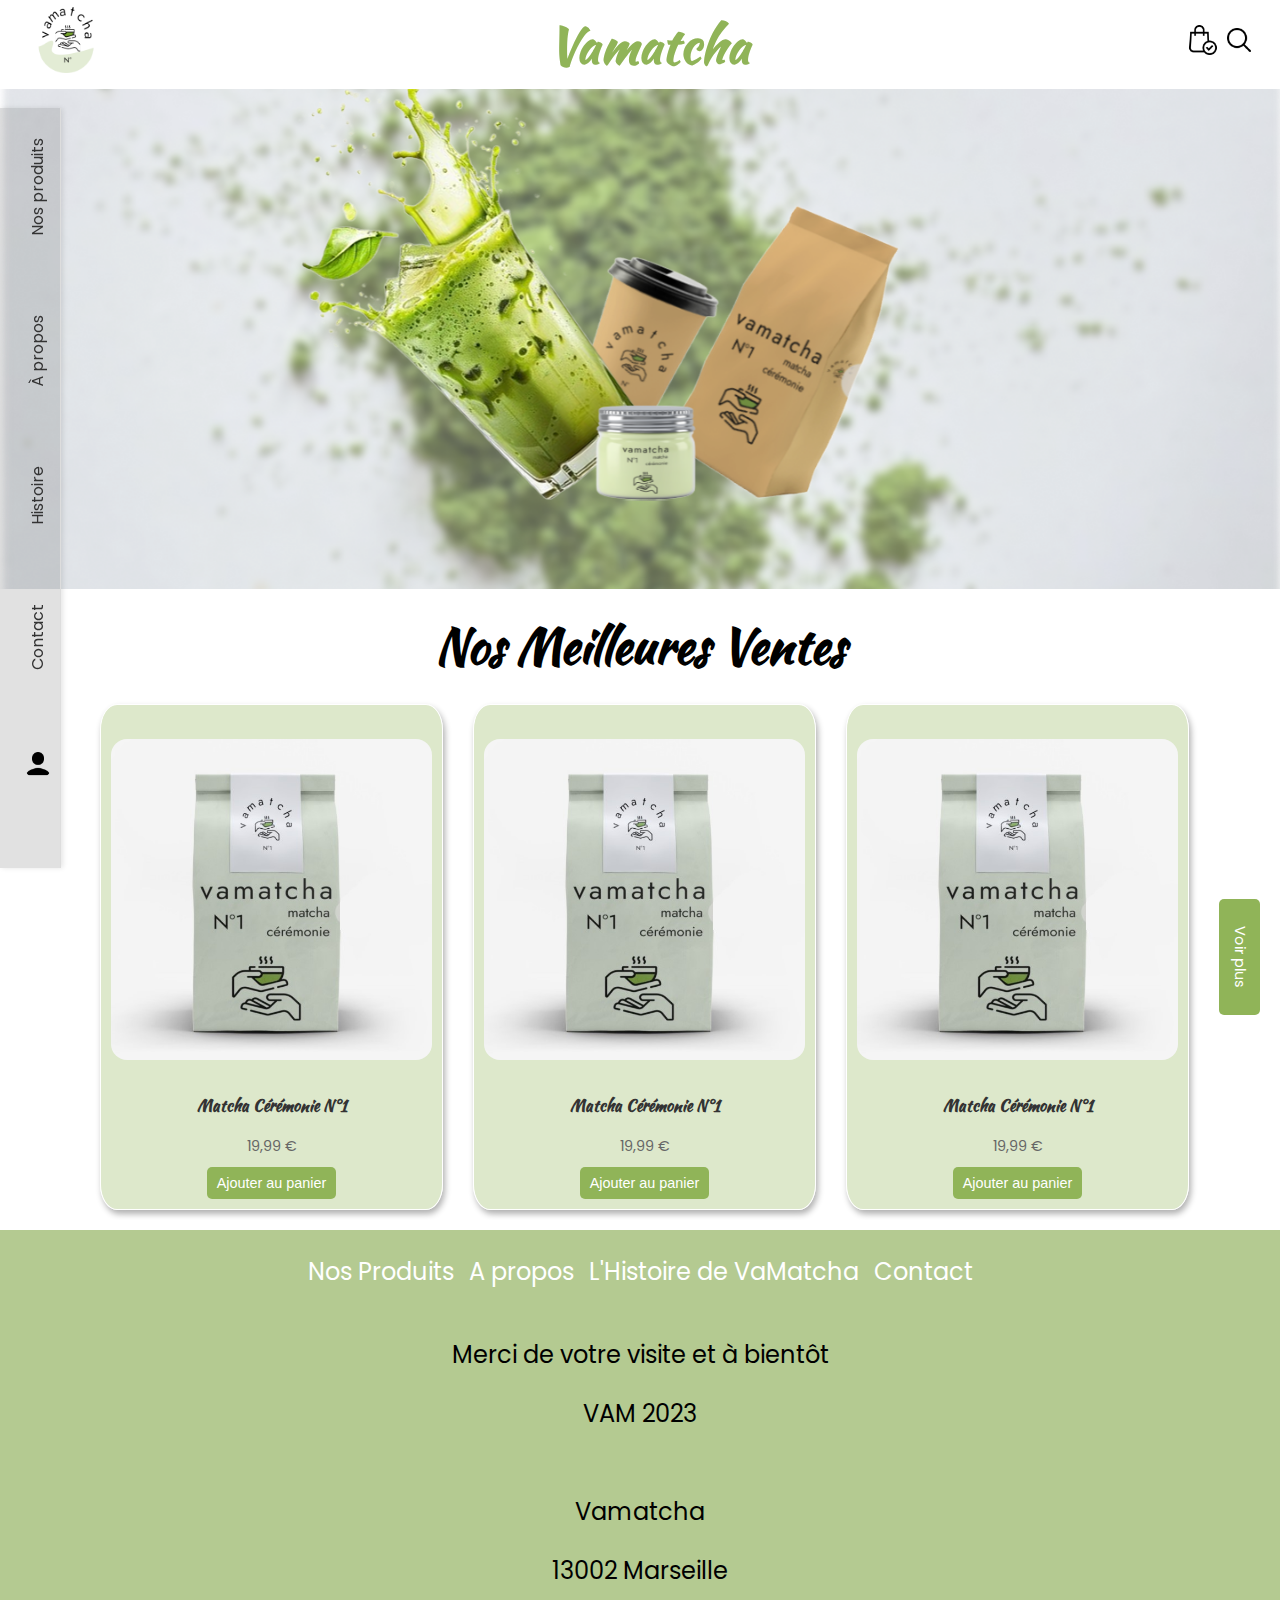
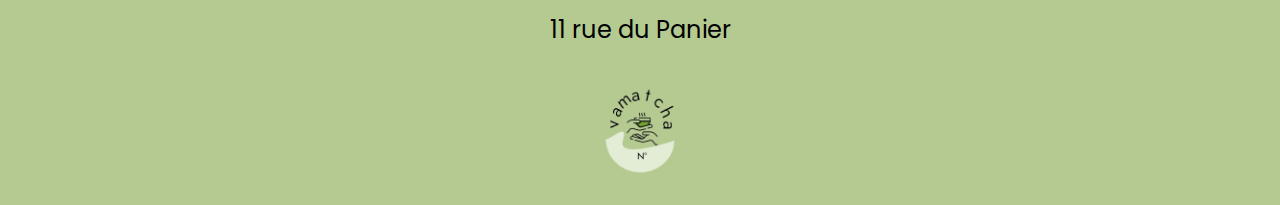
<file: index.html>
<!DOCTYPE html>
<html lang="en">
<head>
    <meta charset="UTF-8">
    <meta name="description" content="Discover the finest matcha green tea. Sourced directly from Japanese farms, our premium matcha is perfect for tea lovers and health enthusiasts alike." />
    <meta name="keywords" content="matcha, Japanese tea, premium matcha, green tea, healthy beverages" />
    <meta name="author" content="Vladimir gorbachev, Armelle Pouzioux & Marvin Delansorne" />
    <meta name="viewport" content="width=device-width, initial-scale=1.0">
    <title>Vamatcha</title>
    <link rel="icon" type="image/png" sizes="16x16" href="img/logo_vamatcha.png">
    <link rel="preconnect" href="https://fonts.googleapis.com">
    <link rel="preconnect" href="https://fonts.gstatic.com" crossorigin>
    <link href="https://fonts.googleapis.com/css2?family=Aclonica&family=Jost:ital,wght@0,100..900;1,100..900&family=Kaushan+Script&family=Liu+Jian+Mao+Cao&family=Lobster&family=Lugrasimo&family=Orbitron:wght@400..900&family=Poppins:ital,wght@0,100;0,200;0,300;0,400;0,500;0,600;0,700;0,800;0,900;1,100;1,200;1,300;1,400;1,500;1,600;1,700;1,800;1,900&family=Rock+3D&family=Rubik+80s+Fade&family=Rubik+Glitch&display=swap" rel="stylesheet">
    <link rel="stylesheet" href="matchaX.css">
    <link rel="stylesheet" href="matchaV.css">

</head>

<body>
    <header>
        <section class="header">
            <div class="header-menu-burger">
                <img src="img/icons8-menu-50.png" class="burger-logo">
            </div>
            <div class="header-logo" >
                <a href="index.html"><img src="img/logo_vamatcha.png" class="header-logo" alt="logo Vamatcha"></a>
            </div>
            <div class="header-title">
                <h3>Vamatcha</h3>
            </div>
            <div class="shop_and_search">
                <img src="img/Shopping bag.png" alt="shopping_bag_logo" class="header-logo-search"></a>
                <img src="img/Search.png" alt="search_logo" class="header-logo-search">
            </div>
        </section> 
        
        

        <nav class="lateral_nav">
            <ul class="lateral_nav_list">
                <li><a href="shop.html">Nos produits</a></li>
                <li><a href="aboutus.html">À propos</a></li>
                <li><a href="story.html">Histoire</a></li> 
                <li><a href="contact.html">Contact</a></li>  
                <li><a href="./switch_panel.html"><img src="img/User.png" alt="user-logo" class="user-logo"></li> </a>     
            </ul>
        </nav>
    </header>

    <main>
        <div class="index-img">
            <img src="img/indexback.png"  alt="vamatcha products" class="index-glass">
        </div>
        <h2>Nos Meilleures Ventes</h2>
        <section class="our_best_sells">
            <article class="product-card">
                <figure class="product-fig">
                    <img src="img/N°1.jpg" alt="Image n°1" class="product-image">
                    <figcaption class="product-caption">Matcha Cérémonie n°1, un thé vert japonais de qualité supérieure. 
                        Finement moulu à partir des feuilles les plus tendres.</figcaption>
                </figure>
                <h3 class="product-name">Matcha Cérémonie N°1</h3>
                <p class="product-price">19,99 €</p>
                <button class="add-to-cart">Ajouter au panier</button>
            </article>
            <article class="product-card">
                <figure class="product-fig">
                    <img src="img/N°1.jpg" alt="Image n°1" class="product-image">
                    <figcaption class="product-caption">Matcha Cérémonie n°1, un thé vert japonais de qualité supérieure. 
                        Finement moulu à partir des feuilles les plus tendres.</figcaption>
                </figure>
                <h3 class="product-name">Matcha Cérémonie N°1</h3>
                <p class="product-price">19,99 €</p>
                <button class="add-to-cart">Ajouter au panier</button>
            </article>
            <article class="product-card">
                <figure class="product-fig">
                    <img src="img/N°1.jpg" alt="Image n°1" class="product-image">
                    <figcaption class="product-caption">Matcha Cérémonie n°1, un thé vert japonais de qualité supérieure. 
                        Finement moulu à partir des feuilles les plus tendres.</figcaption>
                </figure>
                <h3 class="product-name">Matcha Cérémonie N°1</h3>
                <p class="product-price">19,99 €</p>
                <button class="add-to-cart">Ajouter au panier</button>
            </article>
            <a href="shop.html"class="see_more">Voir plus</a>
        </section>
    </main>

    <footer>
        <nav class="footer_nav">
            <div class="footer_link">
                <p>
                    <a href="shop.html"> Nos Produits </a>
                </p>
                <p>
                    <a href="aboutus.html"> A propos </a>
                </p>
                <p>
                    <a href="story.html"> L'Histoire de VaMatcha </a>
                </p>
                <p>
                    <a href="contact.html"> Contact </a>
                </p>
            </div>
            <div class="footer-thanks">
                <p>Merci de votre visite et à bientôt<p>
                <p>VAM 2023</p>
            </div>
            <div class="footer-adress">
                <p>Vamatcha</p>
                <p>13002 Marseille</p>
                <p>11 rue du Panier</p>
                <a href="index.html"> <img src="img/logo_vamatcha.png" class="footer-logo" alt="logo Vamatcha"></a>
            </div>
        </nav>
    </footer>
        
</body>
</html>
</file>
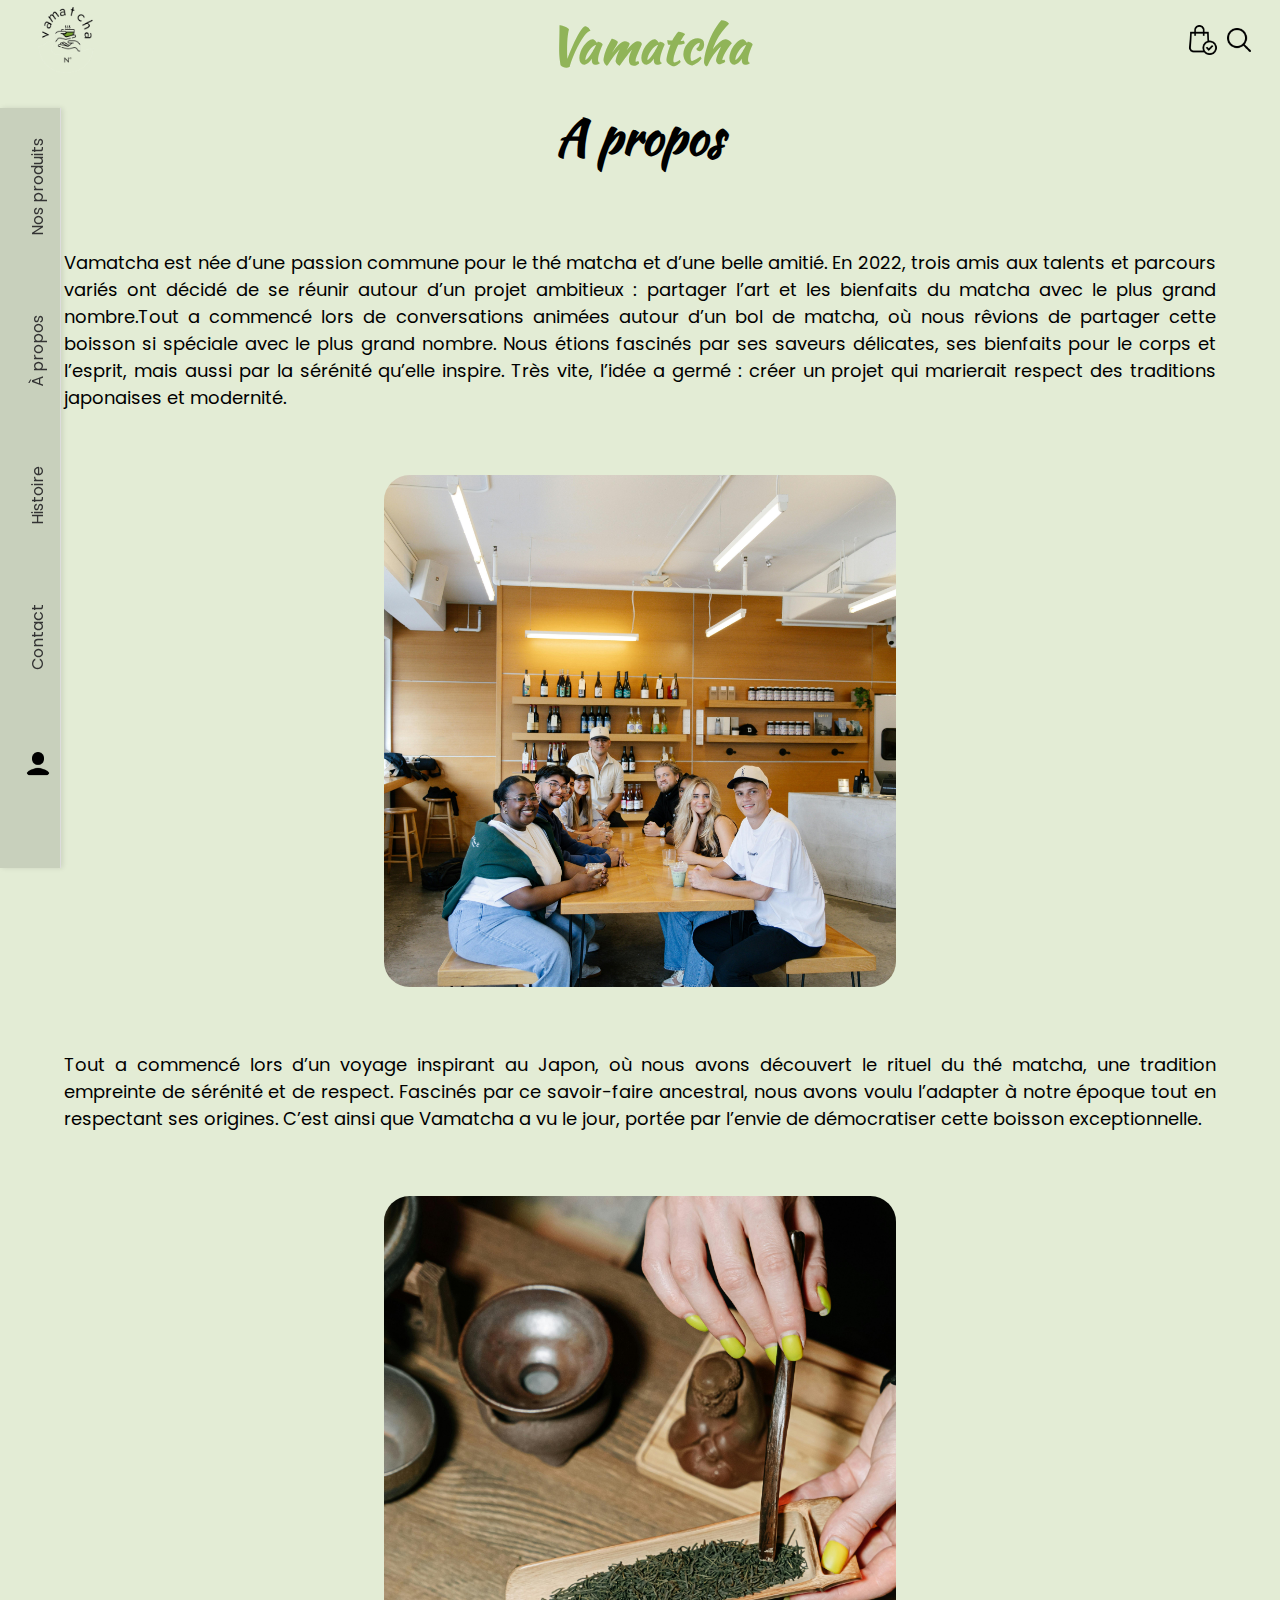
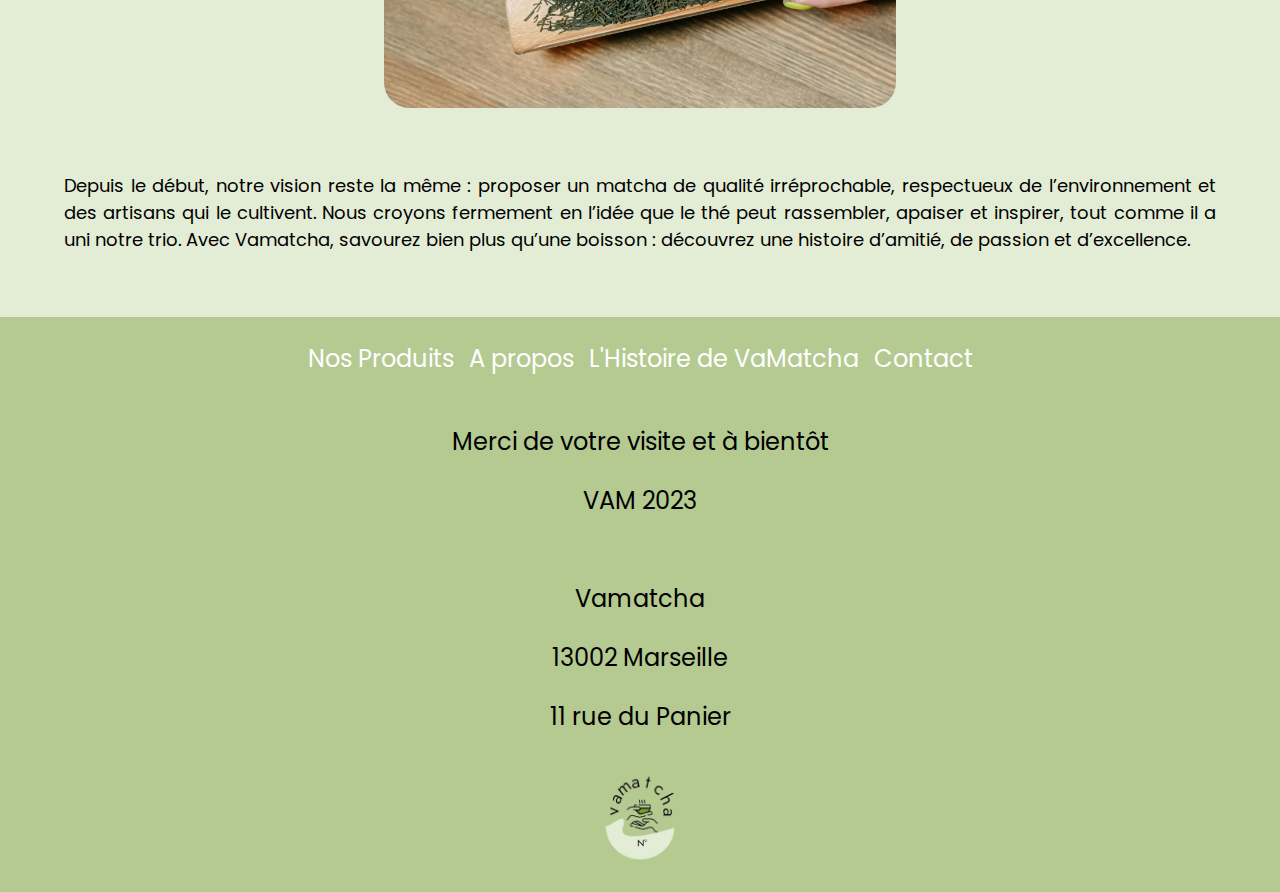
<file: aboutus.html>
<!DOCTYPE html>
<html lang="en">
<head>
    <meta charset="UTF-8">
    <meta name="description" content="Learn more about our passion for matcha and commitment to providing the highest quality Japanese green tea." />
    <meta name="keywords" content="about Vamatcha, Japanese tea story, green tea origins, matcha brand" />
    <meta name="author" content="Vladimir gorbachev, Armelle Pouzioux & Marvin Delansorne" />
    <meta name="viewport" content="width=device-width, initial-scale=1.0">
    <title>About Us - Vamatcha</title>
    <link rel="icon" type="image/png" sizes="16x16" href="img/logo_vamatcha.png">
    <link rel="preconnect" href="https://fonts.googleapis.com">
    <link rel="preconnect" href="https://fonts.gstatic.com" crossorigin>
    <link href="https://fonts.googleapis.com/css2?family=Aclonica&family=Jost:ital,wght@0,100..900;1,100..900&family=Kaushan+Script&family=Liu+Jian+Mao+Cao&family=Lobster&family=Lugrasimo&family=Orbitron:wght@400..900&family=Poppins:ital,wght@0,100;0,200;0,300;0,400;0,500;0,600;0,700;0,800;0,900;1,100;1,200;1,300;1,400;1,500;1,600;1,700;1,800;1,900&family=Rock+3D&family=Rubik+80s+Fade&family=Rubik+Glitch&display=swap" rel="stylesheet">
    <link rel="stylesheet" href="matchaX.css">
    <link rel="stylesheet" href="matchaA.css">

</head>

<body>
    <header>
        <section class="header">
            <div class="header-menu-burger">
                <img src="img/icons8-menu-50.png" class="burger-logo">
            </div>
            <div class="header-logo" >
                <a href="index.html"><img src="img/logo_vamatcha.png" class="header-logo" alt="logo Vamatcha"></a>
            </div>
            <div class="header-title">
                <h3>Vamatcha</h3>
            </div>
            <div class="shop_and_search">
                <img src="img/Shopping bag.png" alt="shopping_bag_logo" class="header-logo-search"></a>
                <img src="img/Search.png" alt="search_logo" class="header-logo-search">
            </div>
        </section> 
        
        

        <nav class="lateral_nav">
            <ul class="lateral_nav_list">
                <li><a href="shop.html">Nos produits</a></li>
                <li><a href="aboutus.html">À propos</a></li>
                <li><a href="story.html">Histoire</a></li> 
                <li><a href="contact.html">Contact</a></li>  
                <li><a href="./switch_panel.html"><img src="img/User.png" alt="user-logo" class="user-logo"></li> </a>   
            </ul>
        </nav>
    </header>

    <main>
        <h2>A propos</h2>
        <div class="about-team">
            <p class="about-p">Vamatcha est née d’une passion commune pour le thé matcha et d’une belle amitié. En 2022, 
                trois amis aux talents et parcours variés ont décidé de se réunir autour d’un projet ambitieux : 
                partager l’art et les bienfaits du matcha avec le plus grand nombre.Tout a commencé lors de conversations 
                animées autour d’un bol de matcha, où nous rêvions de partager cette boisson si spéciale avec le plus grand nombre.
                 Nous étions fascinés par ses saveurs délicates, ses bienfaits pour le corps et l’esprit, mais aussi par la sérénité 
                 qu’elle inspire. Très vite, l’idée a germé : créer un projet qui marierait respect des traditions japonaises et modernité.</p>
            <img src="img/about1.jpg" alt="team" class="about-image">
            <p class="about-p">Tout a commencé lors d’un voyage inspirant au Japon, où nous avons découvert le rituel du thé matcha, 
                une tradition empreinte de sérénité et de respect. Fascinés par ce savoir-faire ancestral, nous avons 
                voulu l’adapter à notre époque tout en respectant ses origines. C’est ainsi que Vamatcha a vu le jour, 
                portée par l’envie de démocratiser cette boisson exceptionnelle.</p>
            <img src="img/about2.jpg" alt="abouT2" class="about-image">
            <p class="about-p">Depuis le début, notre vision reste la même : proposer un matcha de qualité irréprochable, respectueux 
                de l’environnement et des artisans qui le cultivent. Nous croyons fermement en l’idée que le thé peut rassembler, apaiser et inspirer, 
                tout comme il a uni notre trio. Avec Vamatcha, savourez bien plus qu’une boisson : découvrez une histoire d’amitié, de passion et d’excellence.</p>

        </div>
    </main>
    
    <footer>
        <nav class="footer_nav">
            <div class="footer_link">
                <p>
                    <a href="shop.html"> Nos Produits </a>
                </p>
                <p>
                    <a href="aboutus.html"> A propos </a>
                </p>
                <p>
                    <a href="story.html"> L'Histoire de VaMatcha </a>
                </p>
                <p>
                    <a href="contact.html"> Contact </a>
                </p>
            </div>
            <div class="footer-thanks">
                <p>Merci de votre visite et à bientôt<p>
                <p>VAM 2023</p>
            </div>
            <div class="footer-adress">
                <p>Vamatcha</p>
                <p>13002 Marseille</p>
                <p>11 rue du Panier</p>
                <a href="index.html"> <img src="img/logo_vamatcha.png" class="footer-logo" alt="logo Vamatcha"></a>
            </div>
        </nav>
    </footer>
</body>
</html>
</file>
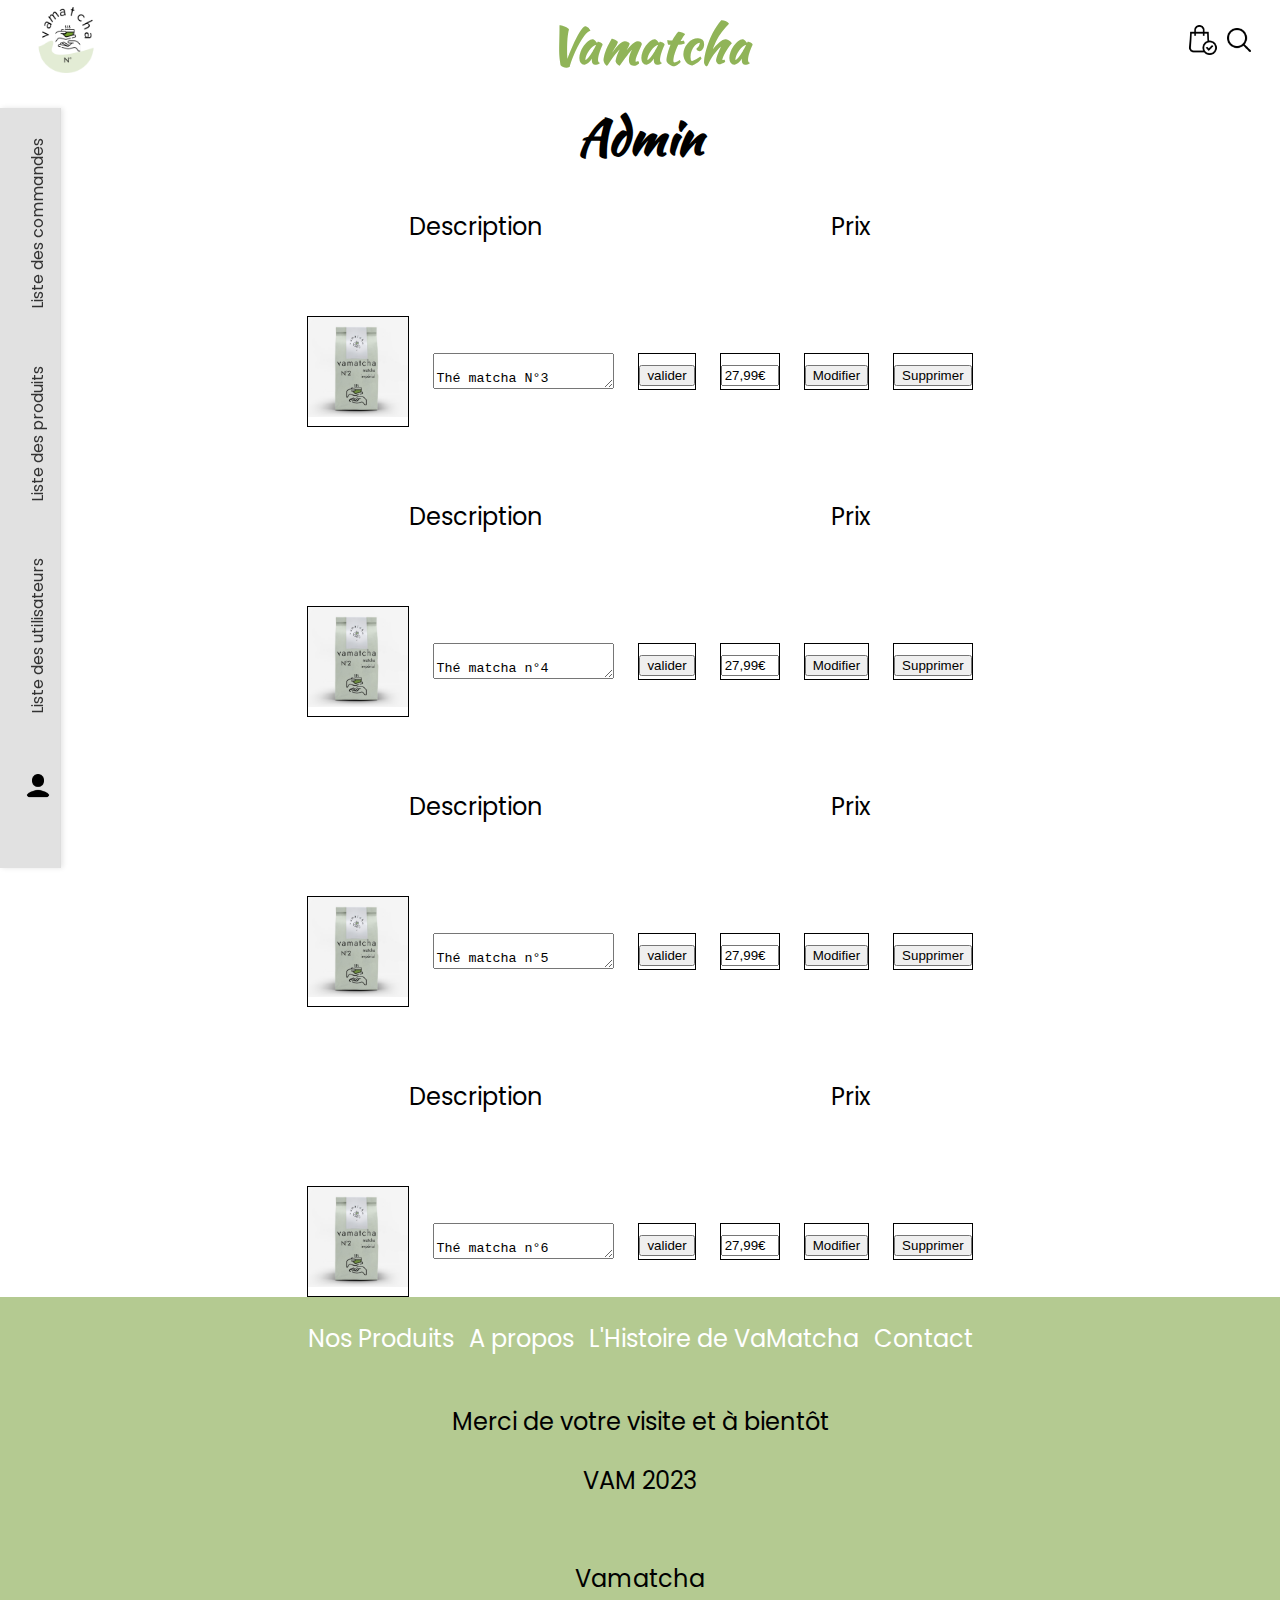
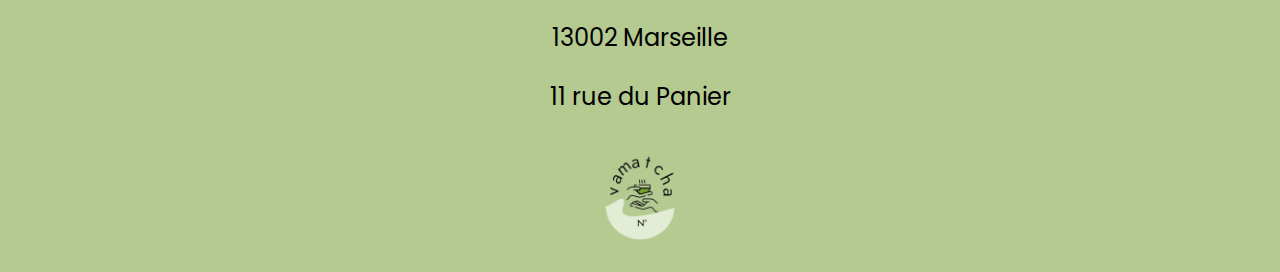
<file: admin.html>
<!DOCTYPE html>
<html lang="en">
<head>
    <meta charset="UTF-8">
    <meta name="viewport" content="width=device-width, initial-scale=1.0">
    <title>Admin</title>
    <link rel="icon" type="image/png" sizes="16x16" href="img/logo_vamatcha.png">
    <link rel="preconnect" href="https://fonts.googleapis.com">
    <link rel="preconnect" href="https://fonts.gstatic.com" crossorigin>
    <link href="https://fonts.googleapis.com/css2?family=Aclonica&family=Jost:ital,wght@0,100..900;1,100..900&family=Kaushan+Script&family=Liu+Jian+Mao+Cao&family=Lobster&family=Lugrasimo&family=Orbitron:wght@400..900&family=Poppins:ital,wght@0,100;0,200;0,300;0,400;0,500;0,600;0,700;0,800;0,900;1,100;1,200;1,300;1,400;1,500;1,600;1,700;1,800;1,900&family=Rock+3D&family=Rubik+80s+Fade&family=Rubik+Glitch&display=swap" rel="stylesheet">

    <link rel="stylesheet" href="./matchaM.css">
    <link rel="stylesheet" href="./matchaX.css">
</head>
<body>
    <main>
        <header>
            <section class="header">
                <div class="header-menu-burger">
                    <img src="img/icons8-menu-50.png" class="burger-logo">
                </div>
                <div class="header-logo" >
                    <a href="index.html"><img src="img/logo_vamatcha.png" class="header-logo" alt="logo Vamatcha"></a>
                </div>
                <div class="header-title">
                    <h3>Vamatcha</h3>
                </div>
                <div class="shop_and_search">
                    <img src="img/Shopping bag.png" alt="shopping_bag_logo" class="header-logo-search"></a>
                    <img src="img/Search.png" alt="search_logo" class="header-logo-search">
                </div>
            </section> 
            
            
    
            <nav class="lateral_nav">
                <ul class="lateral_nav_list">
                    <li><a href="shop.html">Liste des commandes</a></li>
                    <li><a href="aboutus.html">Liste des produits</a></li>
                    <li><a href="story.html">Liste des utilisateurs</a></li>  
                    <li><a href="./switch_panel.html"><img src="img/User.png" alt="user-logo" class="user-logo"></li> </a>   
                </ul>
            </nav>
        </header>
    
    <h2>
        Admin
    </h2>

    <section class="all">
        <div class="description">
            <p>
                Description
            </p>
            <p>
                Prix
            </p>
        </div>
        <section class="table">
            <div class="product">
                <img src="./img/N°2.jpg" alt="product">
            </div>
                <textarea>
                    Thé matcha N°3
                </textarea>
            <div class="product">
                <input type="submit" value="valider">
            </div>
            <div class="product">
                <input type="name" value="27,99€">
            </div>
            <div class="product">
                <input type="button" value="Modifier">
            </div>
            <div class="product">
                <input type="button" value="Supprimer">
            </div>  
        </section>

        <div class="description">
            <p>
                Description
            </p>
            <p>
                Prix
            </p>
        </div>
        <section class="table">
            <div class="product">
                <img src="./img/N°2.jpg" alt="product">
            </div>
                <textarea>
                    Thé matcha n°4
                </textarea>
            <div class="product">
                <input type="submit" value="valider">
            </div>
            <div class="product">
                <input type="name" value="27,99€">
            </div>
            <div class="product">
                <input type="button" value="Modifier">
            </div>
            <div class="product">
                <input type="button" value="Supprimer">
            </div>  
        </section>

        <div class="description">
            <p>
                Description
            </p>
            <p>
                Prix
            </p>
        </div>
        <section class="table">
            <div class="product">
                <img src="./img/N°2.jpg" alt="product">
            </div>
                <textarea>
                    Thé matcha n°5
                </textarea>
            <div class="product">
                <input type="submit" value="valider">
            </div>
            <div class="product">
                <input type="name" value="27,99€">
            </div>
            <div class="product">
                <input type="button" value="Modifier">
            </div>
            <div class="product">
                <input type="button" value="Supprimer">
            </div>  
        </section>

        <div class="description">
            <p>
                Description
            </p>
            <p>
                Prix
            </p>
        </div>
        <section class="table">
            <div class="product">
                <img src="./img/N°2.jpg" alt="product">
            </div>
                <textarea>
                    Thé matcha n°6
                </textarea>
            <div class="product">
                <input type="submit" value="valider">
            </div>
            <div class="product">
                <input type="name" value="27,99€">
            </div>
            <div class="product">
                <input type="button" value="Modifier">
            </div>
            <div class="product">
                <input type="button" value="Supprimer">
            </div>  
        </section>
    </section>

    </main>
    <footer>
        <nav class="footer_nav">
            <div class="footer_link">
                <p>
                    <a href="shop.html"> Nos Produits </a>
                </p>
                <p>
                    <a href="aboutus.html"> A propos </a>
                </p>
                <p>
                    <a href="story.html"> L'Histoire de VaMatcha </a>
                </p>
                <p>
                    <a href="contact.html"> Contact </a>
                </p>
            </div>
            <div class="footer-thanks">
                <p>Merci de votre visite et à bientôt<p>
                <p>VAM 2023</p>
            </div>
            <div class="footer-adress">
                <p>Vamatcha</p>
                <p>13002 Marseille</p>
                <p>11 rue du Panier</p>
                <a href="index.html"> <img src="img/logo_vamatcha.png" class="footer-logo" alt="logo Vamatcha"></a>
            </div>
        </nav>
    </footer>

</body>
</html>
</file>
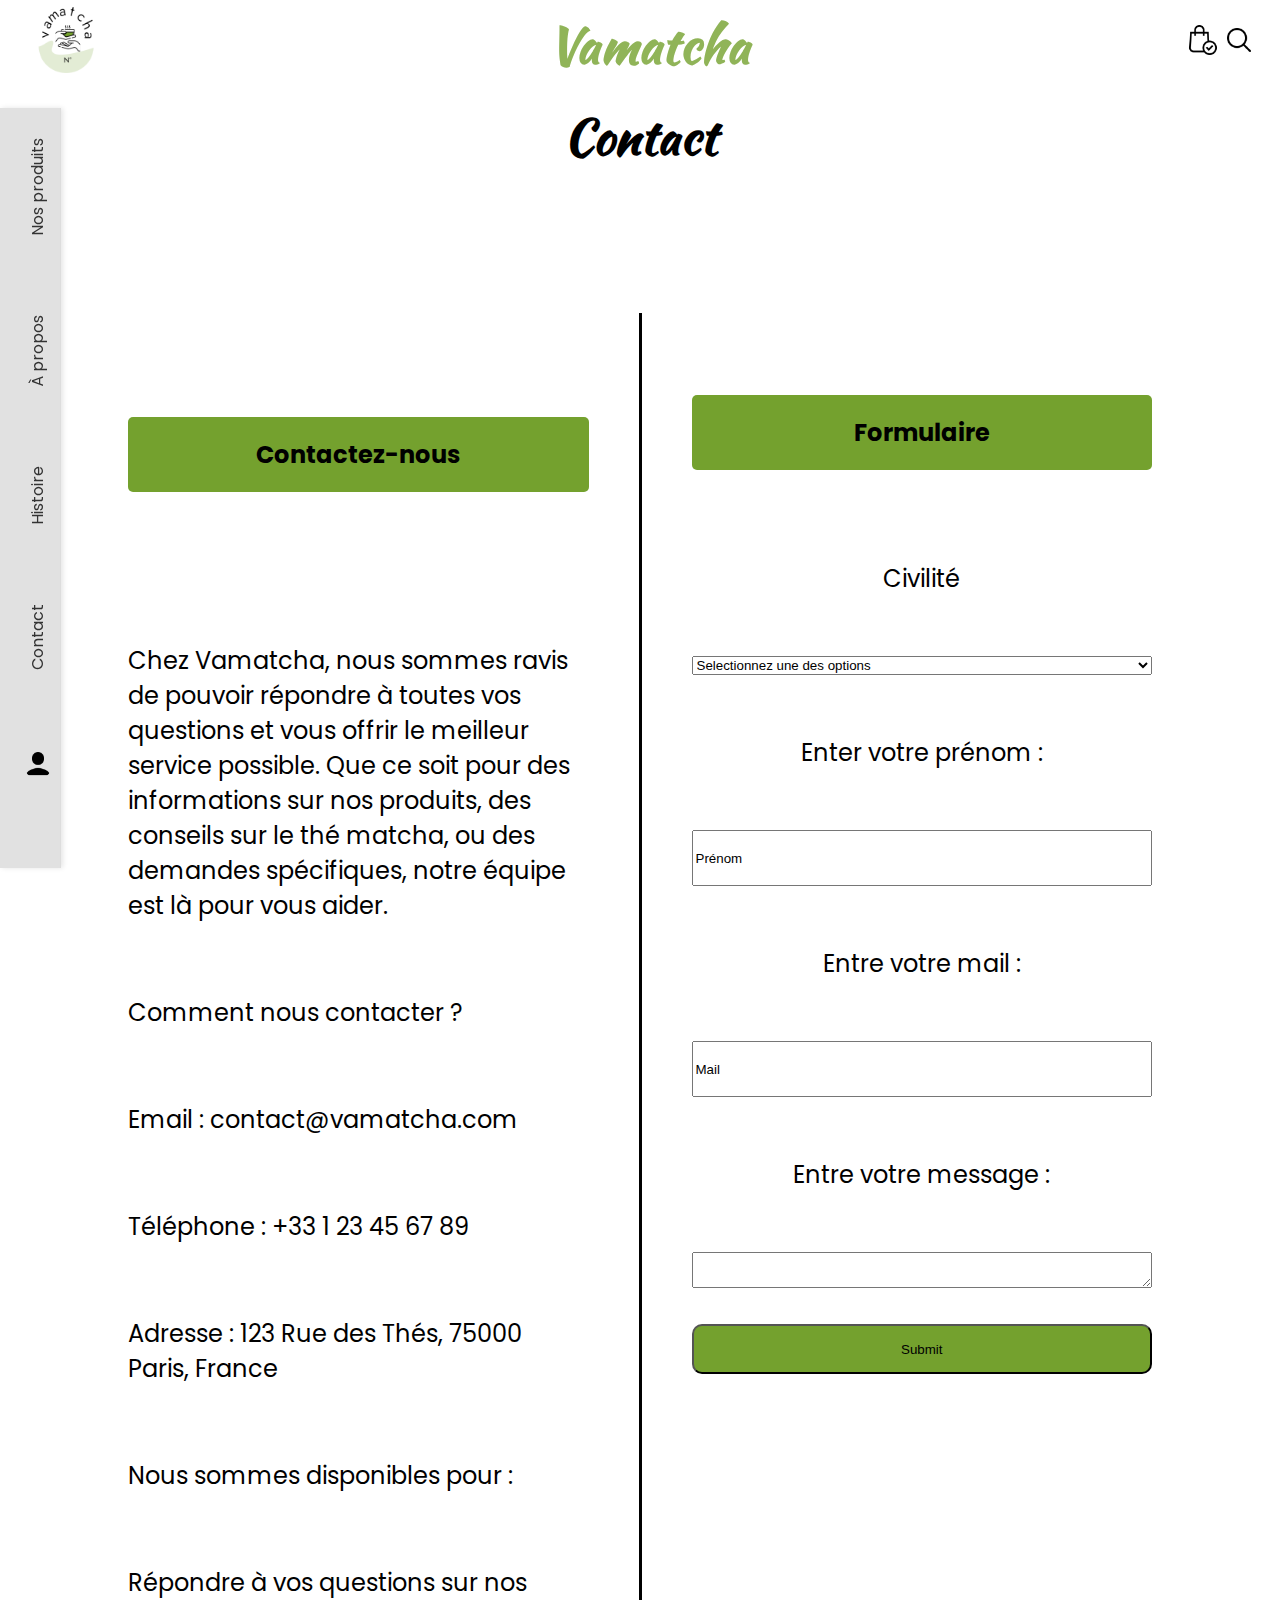
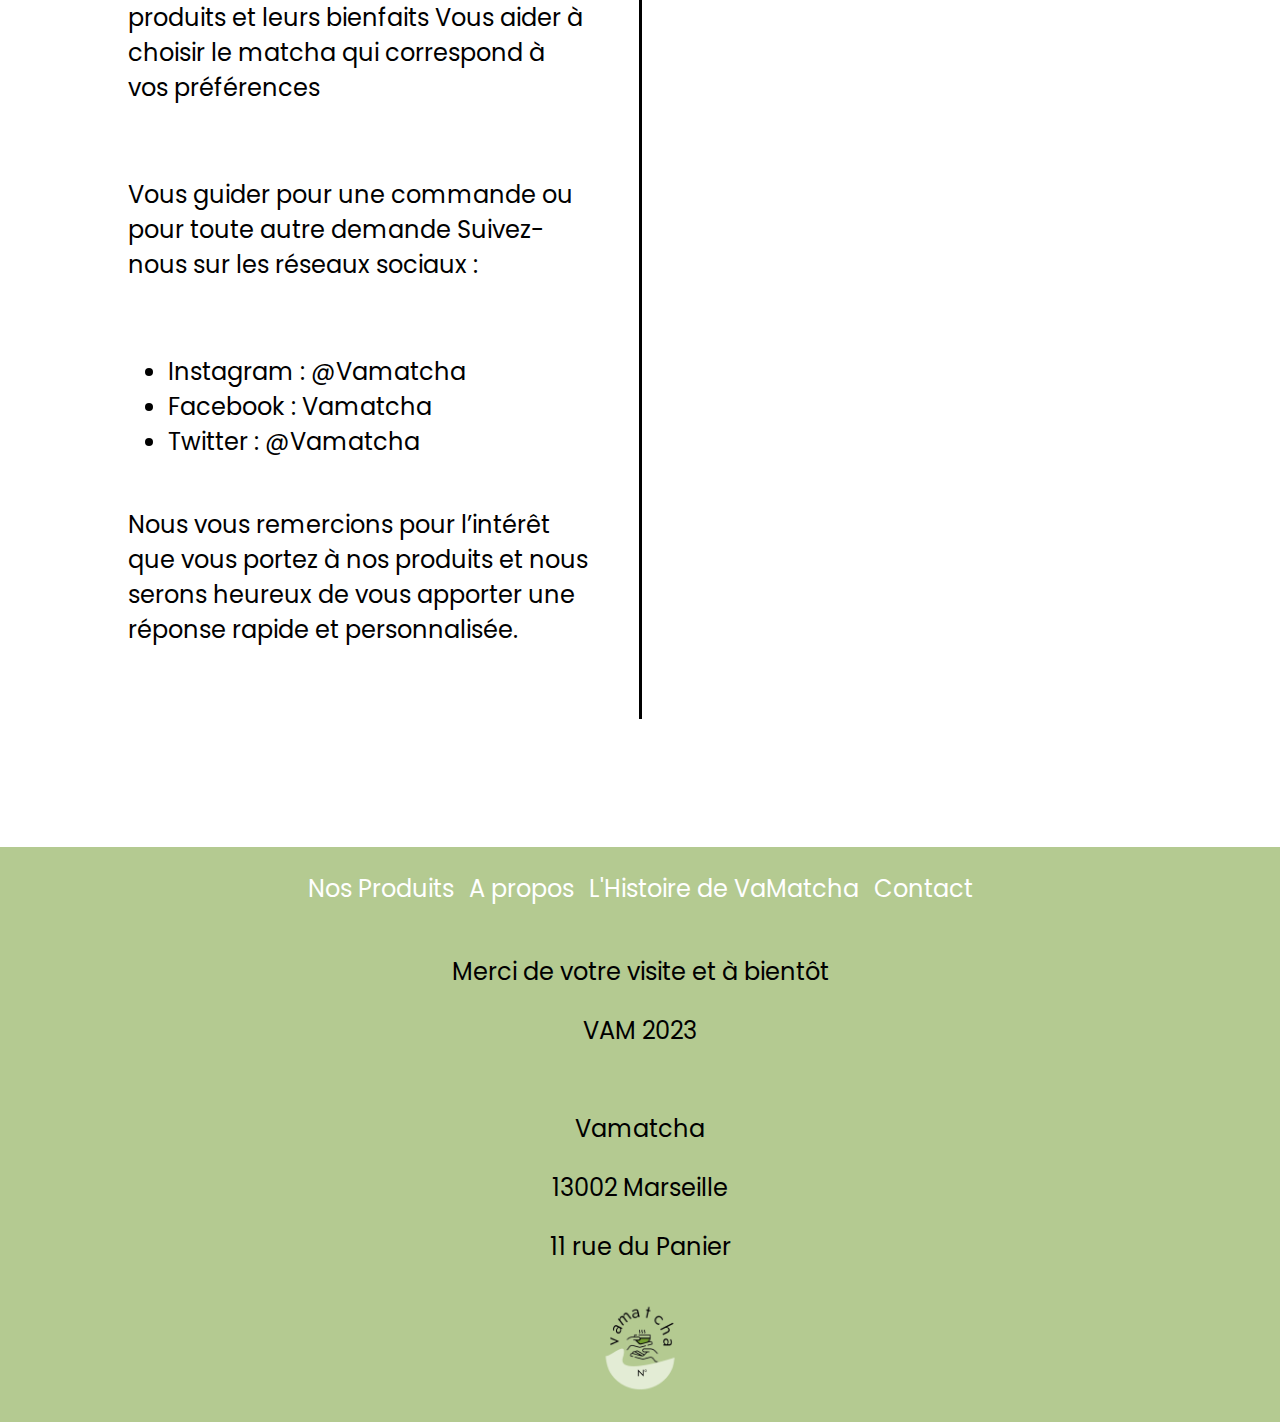
<file: contact.html>
<!DOCTYPE html>
<html lang="en">
<head>
    <meta charset="UTF-8">
    <meta name="viewport" content="width=device-width, initial-scale=1.0">
    <title>Vamatcha</title>
    <link rel="icon" type="image/png" sizes="16x16" href="img/logo_vamatcha.png">
    <link rel="preconnect" href="https://fonts.googleapis.com">
    <link rel="preconnect" href="https://fonts.gstatic.com" crossorigin>
    <link href="https://fonts.googleapis.com/css2?family=Aclonica&family=Jost:ital,wght@0,100..900;1,100..900&family=Kaushan+Script&family=Liu+Jian+Mao+Cao&family=Lobster&family=Lugrasimo&family=Orbitron:wght@400..900&family=Poppins:ital,wght@0,100;0,200;0,300;0,400;0,500;0,600;0,700;0,800;0,900;1,100;1,200;1,300;1,400;1,500;1,600;1,700;1,800;1,900&family=Rock+3D&family=Rubik+80s+Fade&family=Rubik+Glitch&display=swap" rel="stylesheet">
    <link rel="stylesheet" href="matchaX.css">
    <link rel="stylesheet" href="matchaM.css">

</head>

<body>
    <header>
        <section class="header">
            <div class="header-menu-burger">
                <img src="img/icons8-menu-50.png" class="burger-logo">
            </div>
            <div class="header-logo" >
                <a href="index.html"><img src="img/logo_vamatcha.png" class="header-logo" alt="logo Vamatcha"></a>
            </div>
            <div class="header-title">
                <h3>Vamatcha</h3>
            </div>
            <div class="shop_and_search">
                <img src="img/Shopping bag.png" alt="shopping_bag_logo" class="header-logo-search"></a>
                <img src="img/Search.png" alt="search_logo" class="header-logo-search">
            </div>
        </section> 
        
        

        <nav class="lateral_nav">
            <ul class="lateral_nav_list">
                <li><a href="shop.html">Nos produits</a></li>
                <li><a href="aboutus.html">À propos</a></li>
                <li><a href="story.html">Histoire</a></li> 
                <li><a href="contact.html">Contact</a></li>  
                <li><a href="./switch_panel.html"><img src="img/User.png" alt="user-logo" class="user-logo"></li> </a>  
            </ul>
        </nav>
    </header>


    <main>
        <h2>Contact</h2>
        <section class="p_contact">
            <div class="message_contact">
                <p>
                    <h4>
                            Contactez-nous
                    </h4>
                </p>
                <p>
                    Chez Vamatcha, nous sommes ravis de pouvoir répondre à toutes vos questions et vous offrir le meilleur service possible. Que ce soit pour des informations sur nos produits, des conseils sur le thé matcha, ou des demandes spécifiques, notre équipe est là pour vous aider.
                </p>
                <p>
                    Comment nous contacter ?
                </p>
                <p>
                    Email : contact@vamatcha.com
                </p>
                <p>
                    Téléphone : +33 1 23 45 67 89
                </p>
                <p>
                    Adresse : 123 Rue des Thés, 75000 Paris, France
                </p>
                <p>
                    Nous sommes disponibles pour :
                </p>
                <p>
                    Répondre à vos questions sur nos produits et leurs bienfaits
                    Vous aider à choisir le matcha qui correspond à vos préférences
                </p>
                <p>
                    Vous guider pour une commande ou pour toute autre demande
                    Suivez-nous sur les réseaux sociaux :
                </p>
                <ul>
                    <li>
                        Instagram : @Vamatcha
                    </li>
                    <li>
                        Facebook : Vamatcha
                    </li>
                    <li>
                        Twitter : @Vamatcha
                    </li>
                </ul>
                    Nous vous remercions pour l’intérêt que vous portez à nos produits et nous serons heureux de vous apporter une réponse rapide et personnalisée.
                </p>
            </div>
            <div class="form">
                <h4>
                        Formulaire
                </h4>
                <p>
                    Civilité
                </p>
                <select name="Civilité">
                    <option value="Selctionner une des options">Selectionnez une des options</option>
                    <option value="Mme">Madame</option>
                    <option value="Mr">Monsieur</option>
                </select>
                

                <p>
                    Enter votre prénom :
                </p>

                <input name="name" value="Prénom">

                <p>
                    Entre votre mail :
                </p>

                <input name="mail" value="Mail">

                <p>
                    Entre votre message :
                </p>

                <textarea>
                </textarea>
                <span >
                    <input type="submit">
                </span>
            </div>
        </section>
        

    </main> 
    <footer>
        <nav class="footer_nav">
            <div class="footer_link">
                <p>
                    <a href="shop.html"> Nos Produits </a>
                </p>
                <p>
                    <a href="aboutus.html"> A propos </a>
                </p>
                <p>
                    <a href="story.html"> L'Histoire de VaMatcha </a>
                </p>
                <p>
                    <a href="contact.html"> Contact </a>
                </p>
            </div>
            <div class="footer-thanks">
                <p>Merci de votre visite et à bientôt<p>
                <p>VAM 2023</p>
            </div>
            <div class="footer-adress">
                <p>Vamatcha</p>
                <p>13002 Marseille</p>
                <p>11 rue du Panier</p>
                <a href="index.html"> <img src="img/logo_vamatcha.png" class="footer-logo" alt="logo Vamatcha"></a>
            </div>
        </nav>
    </footer> 

</body>
</html>
</file>
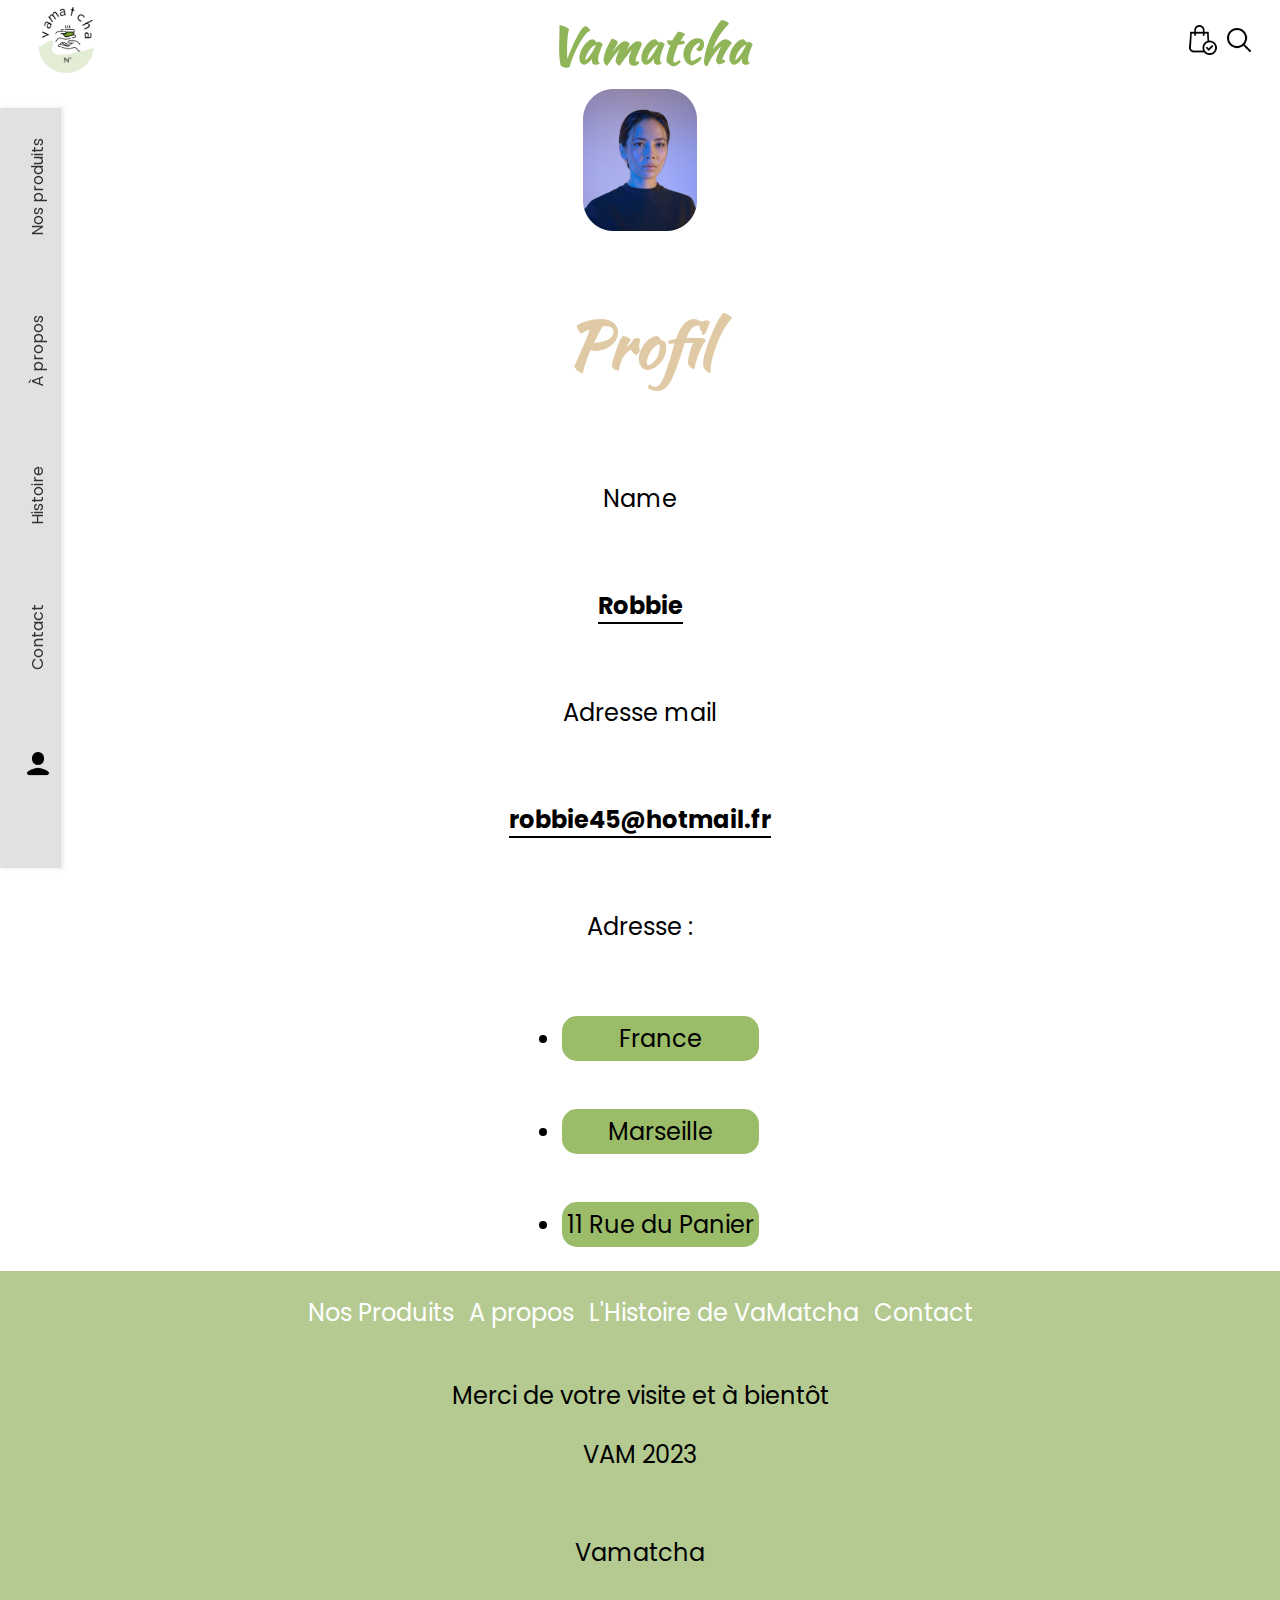
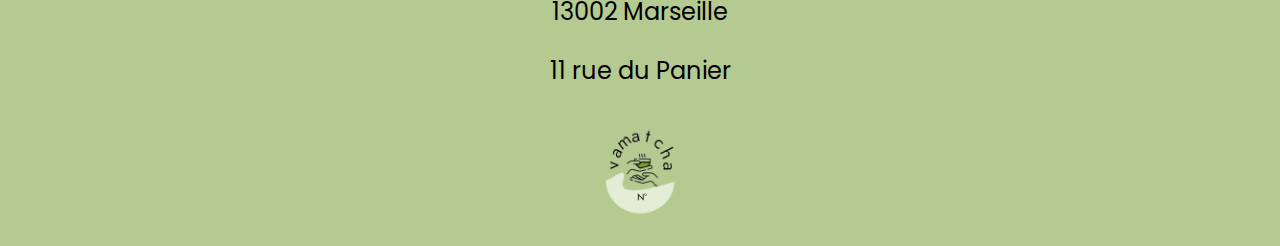
<file: profil.html>
<!DOCTYPE html>
<html lang="en">
<head>
    <meta charset="UTF-8">
    <meta name="viewport" content="width=device-width, initial-scale=1.0">
    <title>Vamatcha</title>
    <link rel="icon" type="image/png" sizes="16x16" href="img/logo_vamatcha.png">
    <link rel="preconnect" href="https://fonts.googleapis.com">
    <link rel="preconnect" href="https://fonts.gstatic.com" crossorigin>
    <link href="https://fonts.googleapis.com/css2?family=Aclonica&family=Jost:ital,wght@0,100..900;1,100..900&family=Kaushan+Script&family=Liu+Jian+Mao+Cao&family=Lobster&family=Lugrasimo&family=Orbitron:wght@400..900&family=Poppins:ital,wght@0,100;0,200;0,300;0,400;0,500;0,600;0,700;0,800;0,900;1,100;1,200;1,300;1,400;1,500;1,600;1,700;1,800;1,900&family=Rock+3D&family=Rubik+80s+Fade&family=Rubik+Glitch&display=swap" rel="stylesheet">
    <link rel="stylesheet" href="matchaX.css">
    <link rel="stylesheet" href="matchaM.css">

</head>

<body>
    <header>
        <section class="header">
            <div class="header-menu-burger">
                <img src="img/icons8-menu-50.png" class="burger-logo">
            </div>
            <div class="header-logo" >
                <a href="index.html"><img src="img/logo_vamatcha.png" class="header-logo" alt="logo Vamatcha"></a>
            </div>
            <div class="header-title">
                <h3>Vamatcha</h3>
            </div>
            <div class="shop_and_search">
                <img src="img/Shopping bag.png" alt="shopping_bag_logo" class="header-logo-search"></a>
                <img src="img/Search.png" alt="search_logo" class="header-logo-search">
            </div>
        </section> 
        
        

        <nav class="lateral_nav">
            <ul class="lateral_nav_list">
                <li><a href="shop.html">Nos produits</a></li>
                <li><a href="aboutus.html">À propos</a></li>
                <li><a href="story.html">Histoire</a></li> 
                <li><a href="contact.html">Contact</a></li>  
                <li><a href="./switch_panel.html"><img src="img/User.png" alt="user-logo" class="user-logo"></li> </a>    
            </ul>
        </nav>
    </header>


    <main>
        <div class="profil">
            <img class="picture_profil"src="./img/robbie.png" alt="Robbie Lens">
            <h1>
                Profil
            </h1>
            <p>
                Name
            </p>
            <p>
                <span>
                    Robbie
                </span>
            </p>
            <p>
                Adresse mail
            </p>
            <p>
                <span>
                    robbie45@hotmail.fr
                </span>
            </p>
            <p>
                Adresse :
            </p>
            <div class="list">
                <ul>
                    <li>
                        France
                    </li>
                    <li>
                        Marseille
                    </li>
                    <li>
                        11 Rue du Panier
                    </li>
                </ul>
        </div>
    </div>
</main>
<footer>
    <nav class="footer_nav">
        <div class="footer_link">
            <p>
                <a href="shop.html"> Nos Produits </a>
            </p>
            <p>
                <a href="aboutus.html"> A propos </a>
            </p>
            <p>
                <a href="story.html"> L'Histoire de VaMatcha </a>
            </p>
            <p>
                <a href="contact.html"> Contact </a>
            </p>
        </div>
        <div class="footer-thanks">
            <p>Merci de votre visite et à bientôt<p>
            <p>VAM 2023</p>
        </div>
        <div class="footer-adress">
            <p>Vamatcha</p>
            <p>13002 Marseille</p>
            <p>11 rue du Panier</p>
            <a href="index.html"> <img src="img/logo_vamatcha.png" class="footer-logo" alt="logo Vamatcha"></a>
        </div>
    </nav>
</footer>

    
</body>
</html>
</file>
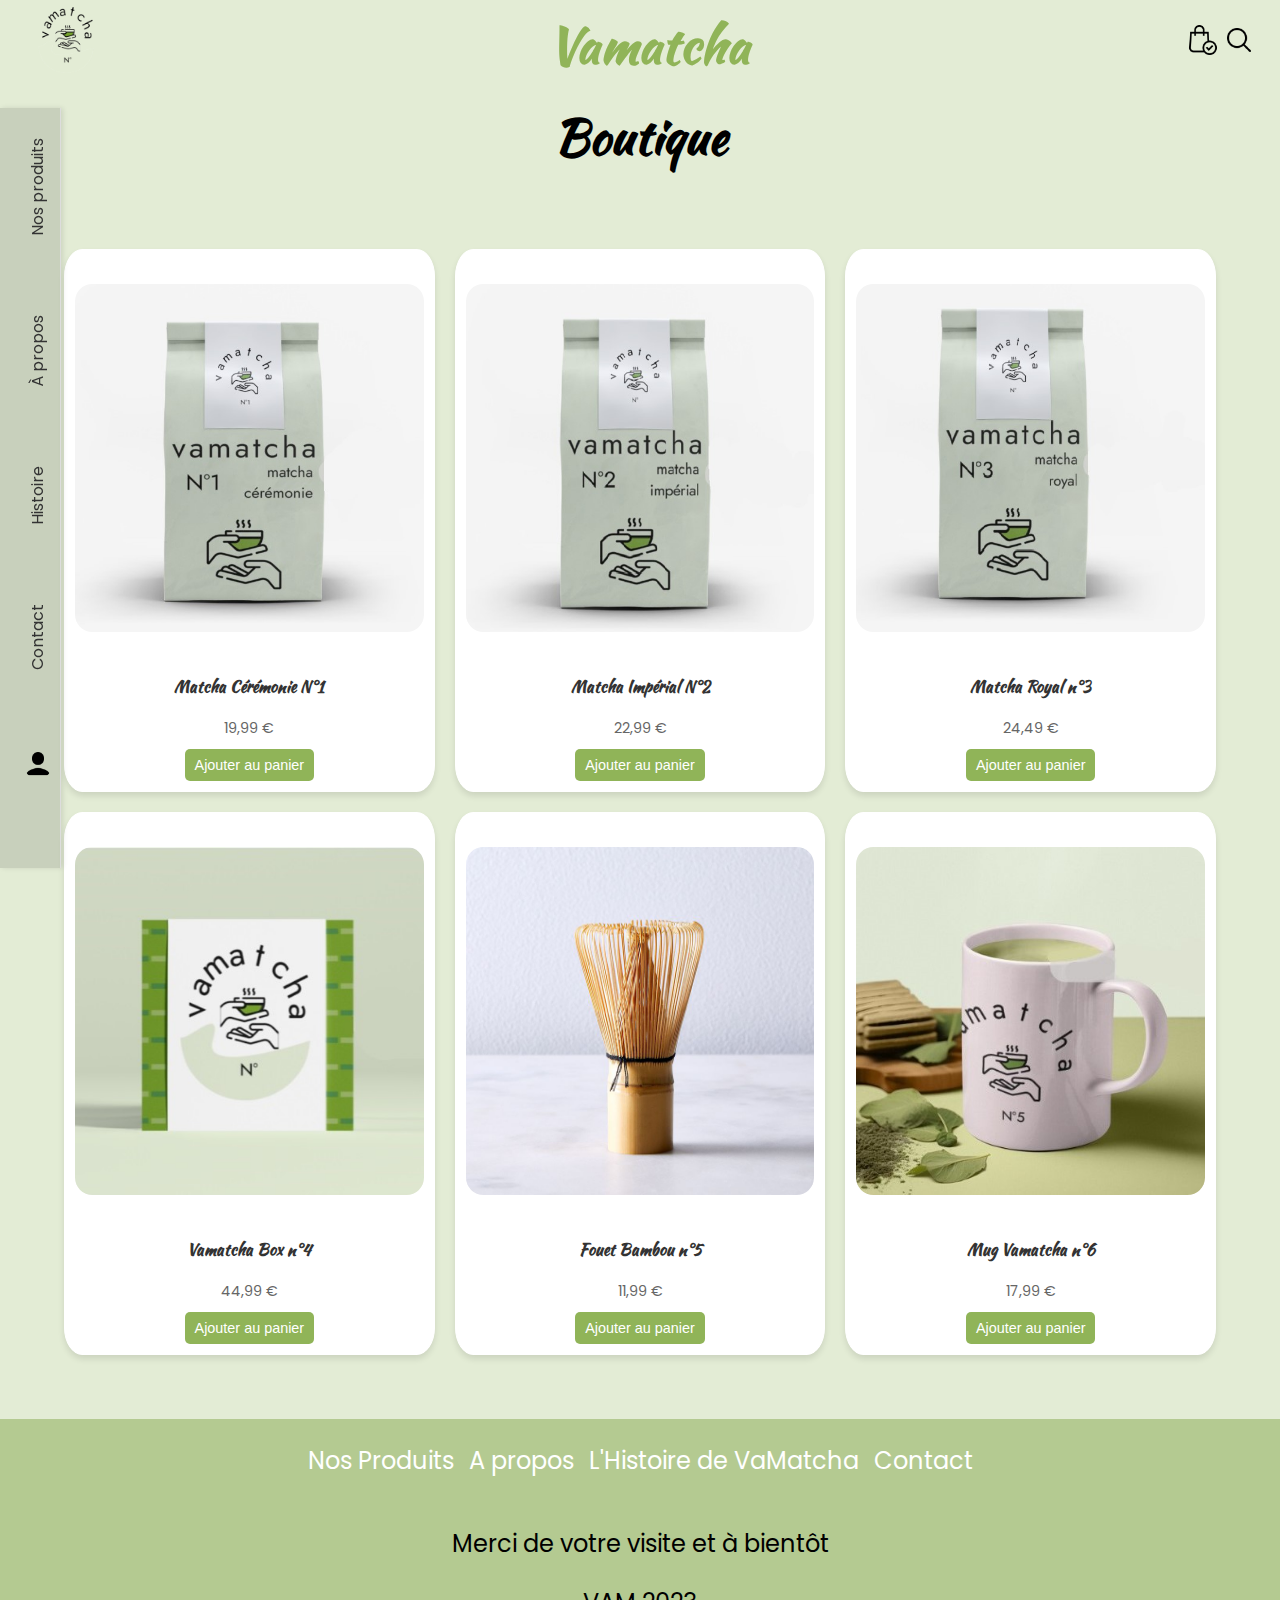
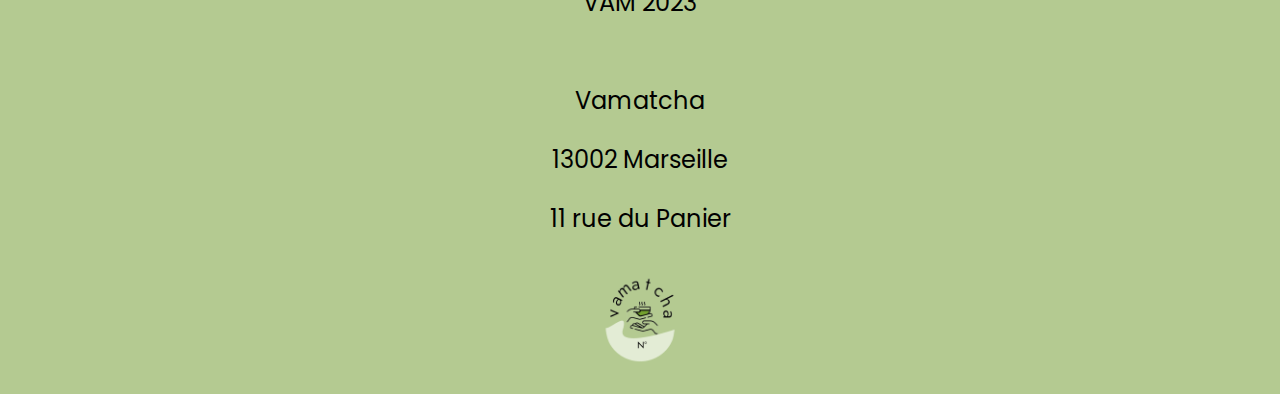
<file: shop.html>
<!DOCTYPE html>
<html lang="en">
<head>
    <meta charset="UTF-8">
    <meta name="viewport" content="width=device-width, initial-scale=1.0">
    <meta name="description" content="Shop our collection of premium matcha products. Enjoy authentic Japanese green tea, crafted for health and flavor." />
    <meta name="keywords" content="buy matcha, vamatcha tea shop, premium matcha products, Japanese green tea" />
    <meta name="author" content="Vladimir gorbachev, Armelle Pouzioux & Marvin Delansorne" />
    <title>Shop - Vamatcha </title>
    <link rel="icon" type="image/png" sizes="16x16" href="img/logo_vamatcha.png">
    <link rel="preconnect" href="https://fonts.googleapis.com">
    <link rel="preconnect" href="https://fonts.gstatic.com" crossorigin>
    <link href="https://fonts.googleapis.com/css2?family=Aclonica&family=Jost:ital,wght@0,100..900;1,100..900&family=Kaushan+Script&family=Liu+Jian+Mao+Cao&family=Lobster&family=Lugrasimo&family=Orbitron:wght@400..900&family=Poppins:ital,wght@0,100;0,200;0,300;0,400;0,500;0,600;0,700;0,800;0,900;1,100;1,200;1,300;1,400;1,500;1,600;1,700;1,800;1,900&family=Rock+3D&family=Rubik+80s+Fade&family=Rubik+Glitch&display=swap" rel="stylesheet">
    <link rel="stylesheet" href="matchaX.css">
    <link rel="stylesheet" href="matchaA.css">

</head>

<body>
    <header>
        <section class="header">
            <div class="header-menu-burger">
                <img src="img/icons8-menu-50.png" class="burger-logo">
            </div>
            <div class="header-logo" >
                <a href="index.html"><img src="img/logo_vamatcha.png" class="header-logo" alt="logo Vamatcha"></a>
            </div>
            <div class="header-title">
                <h3>Vamatcha</h3>
            </div>
            <div class="shop_and_search">
                <img src="img/Shopping bag.png" alt="shopping_bag_logo" class="header-logo-search"></a>
                <img src="img/Search.png" alt="search_logo" class="header-logo-search">
            </div>
        </section> 
        
        

        <nav class="lateral_nav">
            <ul class="lateral_nav_list">
                <li><a href="shop.html">Nos produits</a></li>
                <li><a href="aboutus.html">À propos</a></li>
                <li><a href="story.html">Histoire</a></li> 
                <li><a href="contact.html">Contact</a></li>  
                <li><a href="./switch_panel.html"><img src="img/User.png" alt="user-logo" class="user-logo"></li> </a>     
            </ul>
        </nav>
    </header>


    <main>
      
        <h2 class="shop-H1">Boutique</h2>
        <section class="products">
            <article class="product-card">
                <figure class="product-fig">
                    <img src="img/N°1.jpg" alt="Image n°1" class="product-image">
                    <figcaption class="product-caption">Matcha Cérémonie n°1, un thé vert japonais de qualité supérieure. 
                        Finement moulu à partir des feuilles les plus tendres, ce matcha offre une saveur riche et veloutée, 
                        avec des notes umami subtiles. Idéal pour les rituels traditionnels ou une pause bien-être raffinée.</figcaption>
                </figure>
                <h3 class="product-name">Matcha Cérémonie N°1</h3>
                <p class="product-price">19,99 €</p>
                <button class="add-to-cart">Ajouter au panier</button>
            </article>
            <article class="product-card">
                <figure class="product-fig">
                    <img src="img/N°2.jpg" alt="Image n°2" class="product-image">
                    <figcaption class="product-caption">Matcha Cérémonie n°1, un thé vert japonais de qualité supérieure. 
                        Finement moulu à partir des feuilles les plus tendres, ce matcha offre une saveur riche et veloutée, 
                        avec des notes umami subtiles. Idéal pour les rituels traditionnels ou une pause bien-être raffinée.</figcaption>
                </figure>
                <h3 class="product-name">Matcha Impérial N°2</h3>
                <p class="product-price">22,99 €</p>
                <button class="add-to-cart">Ajouter au panier</button>
            </article>
            <article class="product-card">
                <figure class="product-fig">
                    <img src="img/N°3.jpg" alt="Product 3" class="product-image">
                    <figcaption class="product-caption">Matcha Cérémonie n°3, un thé vert japonais de qualité supérieure. 
                        Finement moulu à partir des feuilles les plus tendres, ce matcha offre une saveur riche et veloutée, 
                        avec des notes umami subtiles. Idéal pour les rituels traditionnels ou une pause bien-être raffinée.</figcaption>
                </figure>
                <h3 class="product-name">Matcha Royal n°3</h3>
                <p class="product-price">24,49 €</p>
                <button class="add-to-cart">Ajouter au panier</button>
            </article>
            <article class="product-card">
                <figure class="product-fig">
                    <img src="img/N°4.jpg" alt="Product 4" class="product-image">
                    <figcaption class="product-caption">Matcha Cérémonie n°4, un thé vert japonais de qualité supérieure. 
                        Finement moulu à partir des feuilles les plus tendres, ce matcha offre une saveur riche et veloutée, 
                        avec des notes umami subtiles. Idéal pour les rituels traditionnels ou une pause bien-être raffinée.</figcaption>
                </figure>
                <h3 class="product-name">Vamatcha Box n°4</h3>
                <p class="product-price">44,99 €</p>
                <button class="add-to-cart">Ajouter au panier</button>
            </article>
            <article class="product-card">
                <figure class="product-fig">
                    <img src="img/N°5.jpg" alt="Product 5" class="product-image">
                    <figcaption class="product-caption">Matcha Cérémonie n°5, un thé vert japonais de qualité supérieure. 
                        Finement moulu à partir des feuilles les plus tendres, ce matcha offre une saveur riche et veloutée, 
                        avec des notes umami subtiles. Idéal pour les rituels traditionnels ou une pause bien-être raffinée.</figcaption>
                </figure>
                <h3 class="product-name">Fouet Bambou n°5</h3>
                <p class="product-price">11,99 €</p>
                <button class="add-to-cart">Ajouter au panier</button>
            </article>
            <article class="product-card">
                <figure class="product-fig">
                    <img src="img/N°6.jpg" alt="Produc t 6" class="product-image">
                    <figcaption class="product-caption">Matcha Cérémonie n°6, un thé vert japonais de qualité supérieure. 
                        Finement moulu à partir des feuilles les plus tendres, ce matcha offre une saveur riche et veloutée, 
                        avec des notes umami subtiles. Idéal pour les rituels traditionnels ou une pause bien-être raffinée.</figcaption>
                </figure>
                <h3 class="product-name">Mug Vamatcha n°6</h3>
                <p class="product-price">17,99 €</p>
                <button class="add-to-cart">Ajouter au panier</button>
            </article>
        </section> 
    </main>
    <footer>
        <nav class="footer_nav">
            <div class="footer_link">
                <p>
                    <a href="shop.html"> Nos Produits </a>
                </p>
                <p>
                    <a href="aboutus.html"> A propos </a>
                </p>
                <p>
                    <a href="story.html"> L'Histoire de VaMatcha </a>
                </p>
                <p>
                    <a href="contact.html"> Contact </a>
                </p>
            </div>
            <div class="footer-thanks">
                <p>Merci de votre visite et à bientôt<p>
                <p>VAM 2023</p>
            </div>
            <div class="footer-adress">
                <p>Vamatcha</p>
                <p>13002 Marseille</p>
                <p>11 rue du Panier</p>
                <a href="index.html"> <img src="img/logo_vamatcha.png" class="footer-logo" alt="logo Vamatcha"></a>
            </div>
        </nav>
    </footer>
        
</body>
</html>
</body>
</html>
</file>
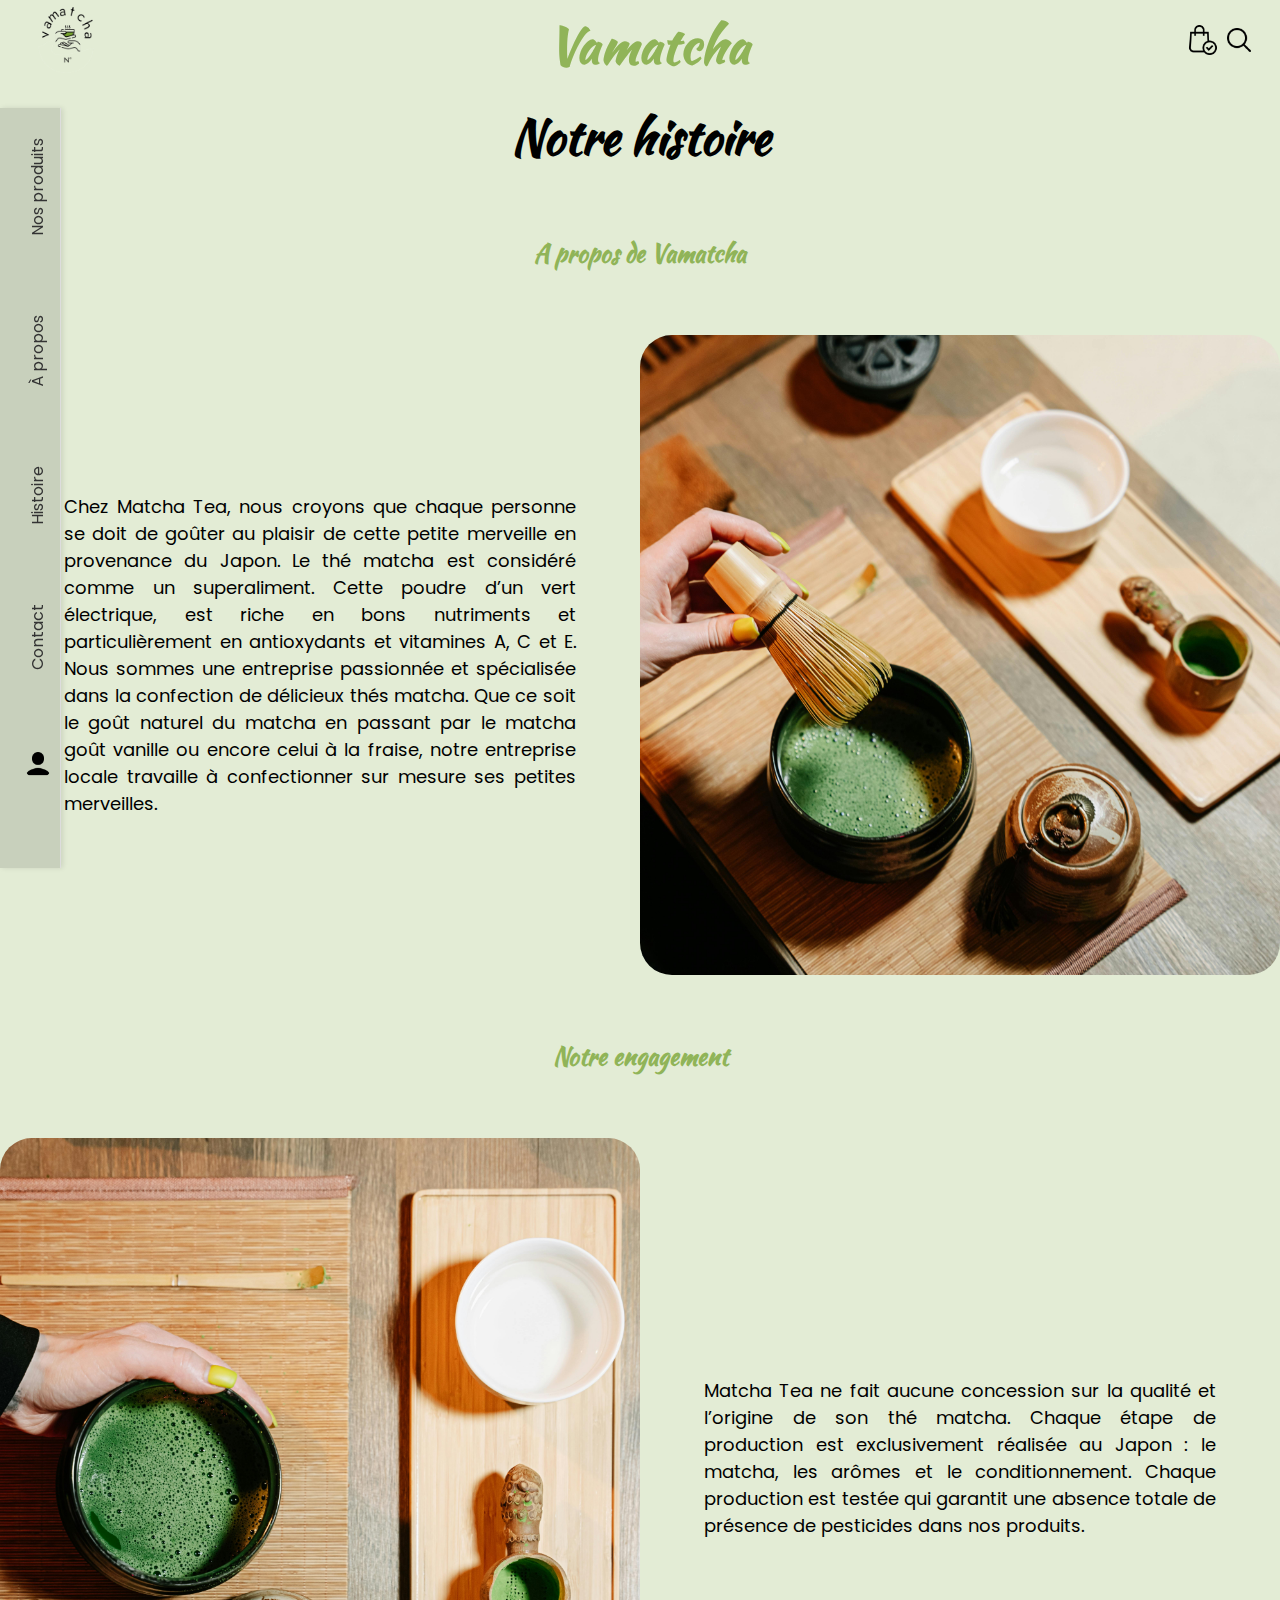
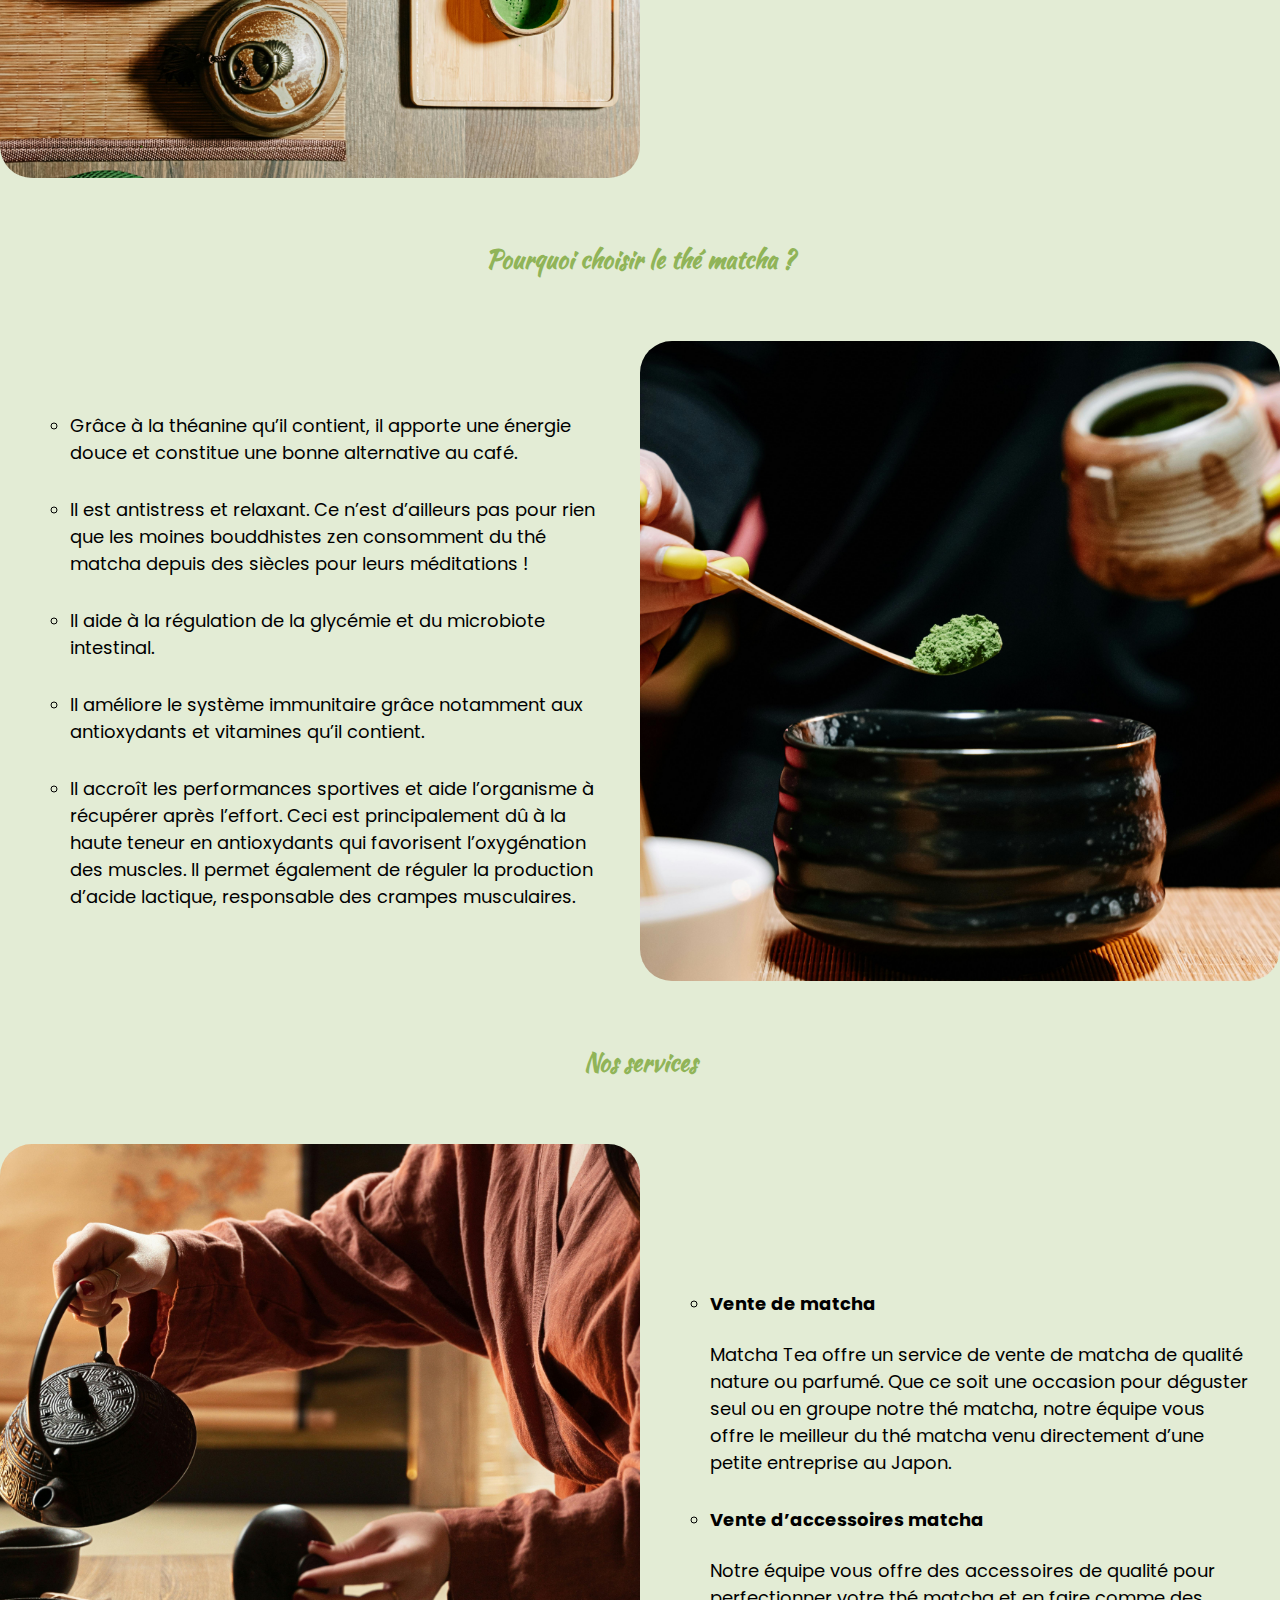
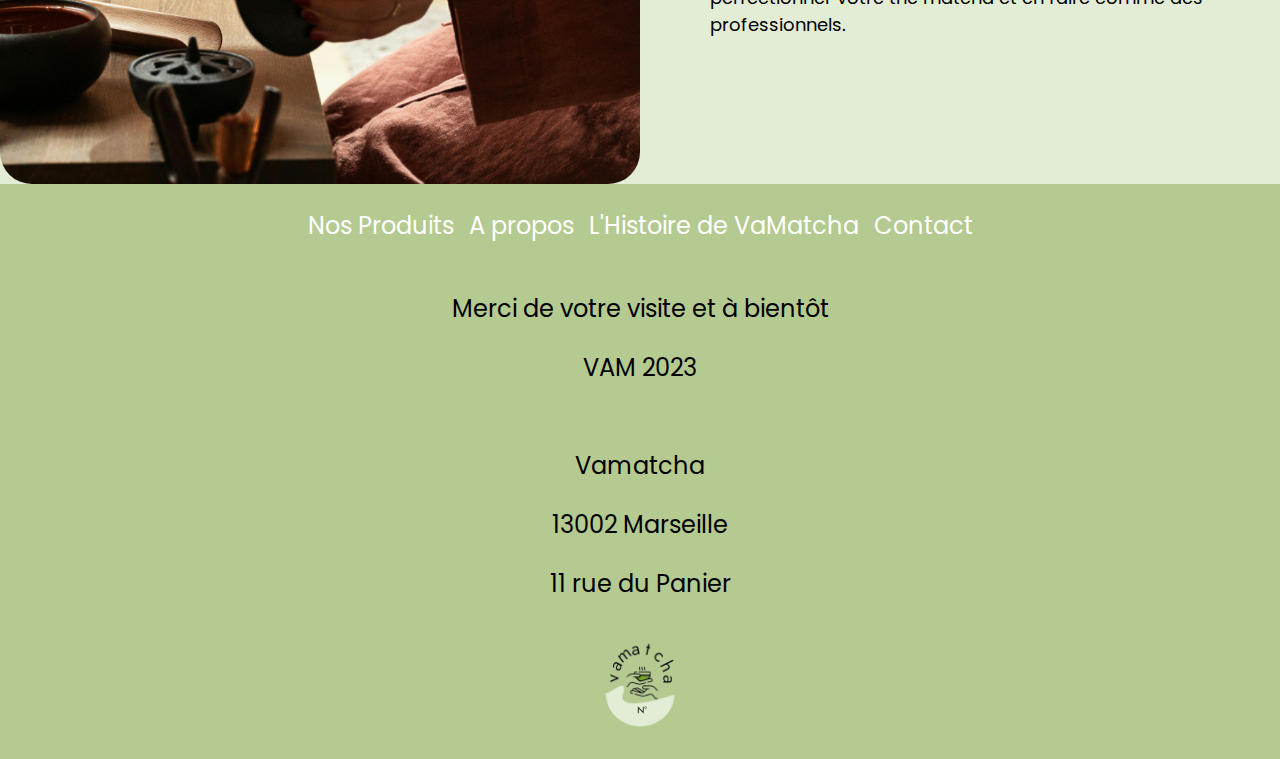
<file: story.html>
<!DOCTYPE html>
<html lang="en">
<head>
    <meta charset="UTF-8">
    <meta name="viewport" content="width=device-width, initial-scale=1.0">
    <meta name="description" content="Explore the journey of our matcha, from sustainable Japanese farms to your cup. Experience the tradition and care in every sip." />
    <meta name="keywords" content="matcha story, Japanese tea journey, farm to cup, sustainable matcha" />
    <meta name="author" content="Vladimir gorbachev, Armelle Pouzioux & Marvin Delansorne" />
    <title>Story - Vamatcha</title>
    <link rel="icon" type="image/png" sizes="16x16" href="img/logo_vamatcha.png">
    <link rel="preconnect" href="https://fonts.googleapis.com">
    <link rel="preconnect" href="https://fonts.gstatic.com" crossorigin>
    <link href="https://fonts.googleapis.com/css2?family=Aclonica&family=Jost:ital,wght@0,100..900;1,100..900&family=Kaushan+Script&family=Liu+Jian+Mao+Cao&family=Lobster&family=Lugrasimo&family=Orbitron:wght@400..900&family=Poppins:ital,wght@0,100;0,200;0,300;0,400;0,500;0,600;0,700;0,800;0,900;1,100;1,200;1,300;1,400;1,500;1,600;1,700;1,800;1,900&family=Rock+3D&family=Rubik+80s+Fade&family=Rubik+Glitch&display=swap" rel="stylesheet">
    <link rel="stylesheet" href="matchaX.css">
    <link rel="stylesheet" href="matchaA.css">

</head>

<body>
    <header>
        <section class="header">
            <div class="header-menu-burger">
                <img src="img/icons8-menu-50.png" class="burger-logo">
            </div>
            <div class="header-logo" >
                <a href="index.html"><img src="img/logo_vamatcha.png" class="header-logo" alt="logo Vamatcha"></a>
            </div>
            <div class="header-title">
                <h3>Vamatcha</h3>
            </div>
            <div class="shop_and_search">
                <img src="img/Shopping bag.png" alt="shopping_bag_logo" class="header-logo-search"></a>
                <img src="img/Search.png" alt="search_logo" class="header-logo-search">
            </div>
        </section> 
        
        

        <nav class="lateral_nav">
            <ul class="lateral_nav_list">
                <li><a href="shop.html">Nos produits</a></li>
                <li><a href="aboutus.html">À propos</a></li>
                <li><a href="story.html">Histoire</a></li> 
                <li><a href="contact.html">Contact</a></li>  
                <li><a href="./switch_panel.html"><img src="img/User.png" alt="user-logo" class="user-logo"></li> </a>   
            </ul>
        </nav>
    </header>


    <main>
        <h2>Notre histoire</h2>
        <h3 class="story-H3">A propos de Vamatcha</h3>
        <div class="story-about">
            <p class="story-p">Chez Matcha Tea, nous croyons que chaque personne se doit de goûter au plaisir de cette
                petite merveille en provenance du Japon. Le thé matcha est considéré comme un
                superaliment. Cette poudre d’un vert électrique, est riche en bons nutriments et
                particulièrement en antioxydants et vitamines A, C et E. Nous sommes une entreprise
                passionnée et spécialisée dans la confection de délicieux thés matcha. Que ce soit le goût
                naturel du matcha en passant par le matcha goût vanille ou encore celui à la fraise, notre
                entreprise locale travaille à confectionner sur mesure ses petites merveilles.</p>
            <img src="img/story1.jpg" alt="story 1" class="story-image">
        </div>

        <h3 class="story-H3">Notre engagement</h3>
        <div class="story-engagement">
            <p class="story-p">Matcha Tea ne fait aucune concession sur la qualité et l’origine de son thé matcha. Chaque
                étape de production est exclusivement réalisée au Japon : le matcha, les arômes et le
                conditionnement. Chaque production est testée qui garantit une absence totale de présence
                de pesticides dans nos produits.</p>
            <img src="img/story2.jpg" alt="story 2" class="story-image">
        </div>

        <h3 class="story-H3">Pourquoi choisir le thé matcha ?</h3>
        <div class="story-why">
            <ul>
                <li class="story-li">Grâce à la théanine qu’il contient, il apporte une énergie douce et constitue
                    une bonne alternative au café.</li>
                <li class="story-li">Il est antistress et relaxant. Ce n’est d’ailleurs pas pour rien que les moines
                    bouddhistes zen consomment du thé matcha depuis des siècles pour leurs
                    méditations !</li>
                <li class="story-li">Il aide à la régulation de la glycémie et du microbiote intestinal.</li>
                <li class="story-li">Il améliore le système immunitaire grâce notamment aux antioxydants et
                    vitamines qu’il contient.</li>
                <li class="story-li">Il accroît les performances sportives et aide l’organisme à récupérer après
                    l’effort. Ceci est principalement dû à la haute teneur en antioxydants qui
                    favorisent l’oxygénation des muscles. Il permet également de réguler la
                    production d’acide lactique, responsable des crampes musculaires.</li>
            </ul>
            <img src="img/story3.jpg" alt="story 3" class="story-image">
        </div>

        <h3 class="story-H3">Nos services</h3>
        <div class="story-service">
            <ol>
                <li class="story-li"><h4 class="story-H4">Vente de matcha </h4> Matcha Tea offre un service de vente de matcha de qualité nature ou
                    parfumé. Que ce soit une occasion pour déguster seul ou en groupe notre thé matcha, notre
                    équipe vous offre le meilleur du thé matcha venu directement d’une petite entreprise au
                    Japon.</li>
                <li class="story-li"><h4 class="story-H4">Vente d’accessoires matcha </h4> Notre équipe vous offre des accessoires de qualité pour
                    perfectionner votre thé matcha et en faire comme des professionnels.</li>
            </ol>
            <img src="img/story4.jpg" alt="story 4" class="story-image">

        </div>
    </main>
    <footer>
        <nav class="footer_nav">
            <div class="footer_link">
                <p>
                    <a href="shop.html"> Nos Produits </a>
                </p>
                <p>
                    <a href="aboutus.html"> A propos </a>
                </p>
                <p>
                    <a href="story.html"> L'Histoire de VaMatcha </a>
                </p>
                <p>
                    <a href="contact.html"> Contact </a>
                </p>
            </div>
            <div class="footer-thanks">
                <p>Merci de votre visite et à bientôt<p>
                <p>VAM 2023</p>
            </div>
            <div class="footer-adress">
                <p>Vamatcha</p>
                <p>13002 Marseille</p>
                <p>11 rue du Panier</p>
                <a href="index.html"> <img src="img/logo_vamatcha.png" class="footer-logo" alt="logo Vamatcha"></a>
            </div>
        </nav>
    </footer>
</body>
</html>
</file>
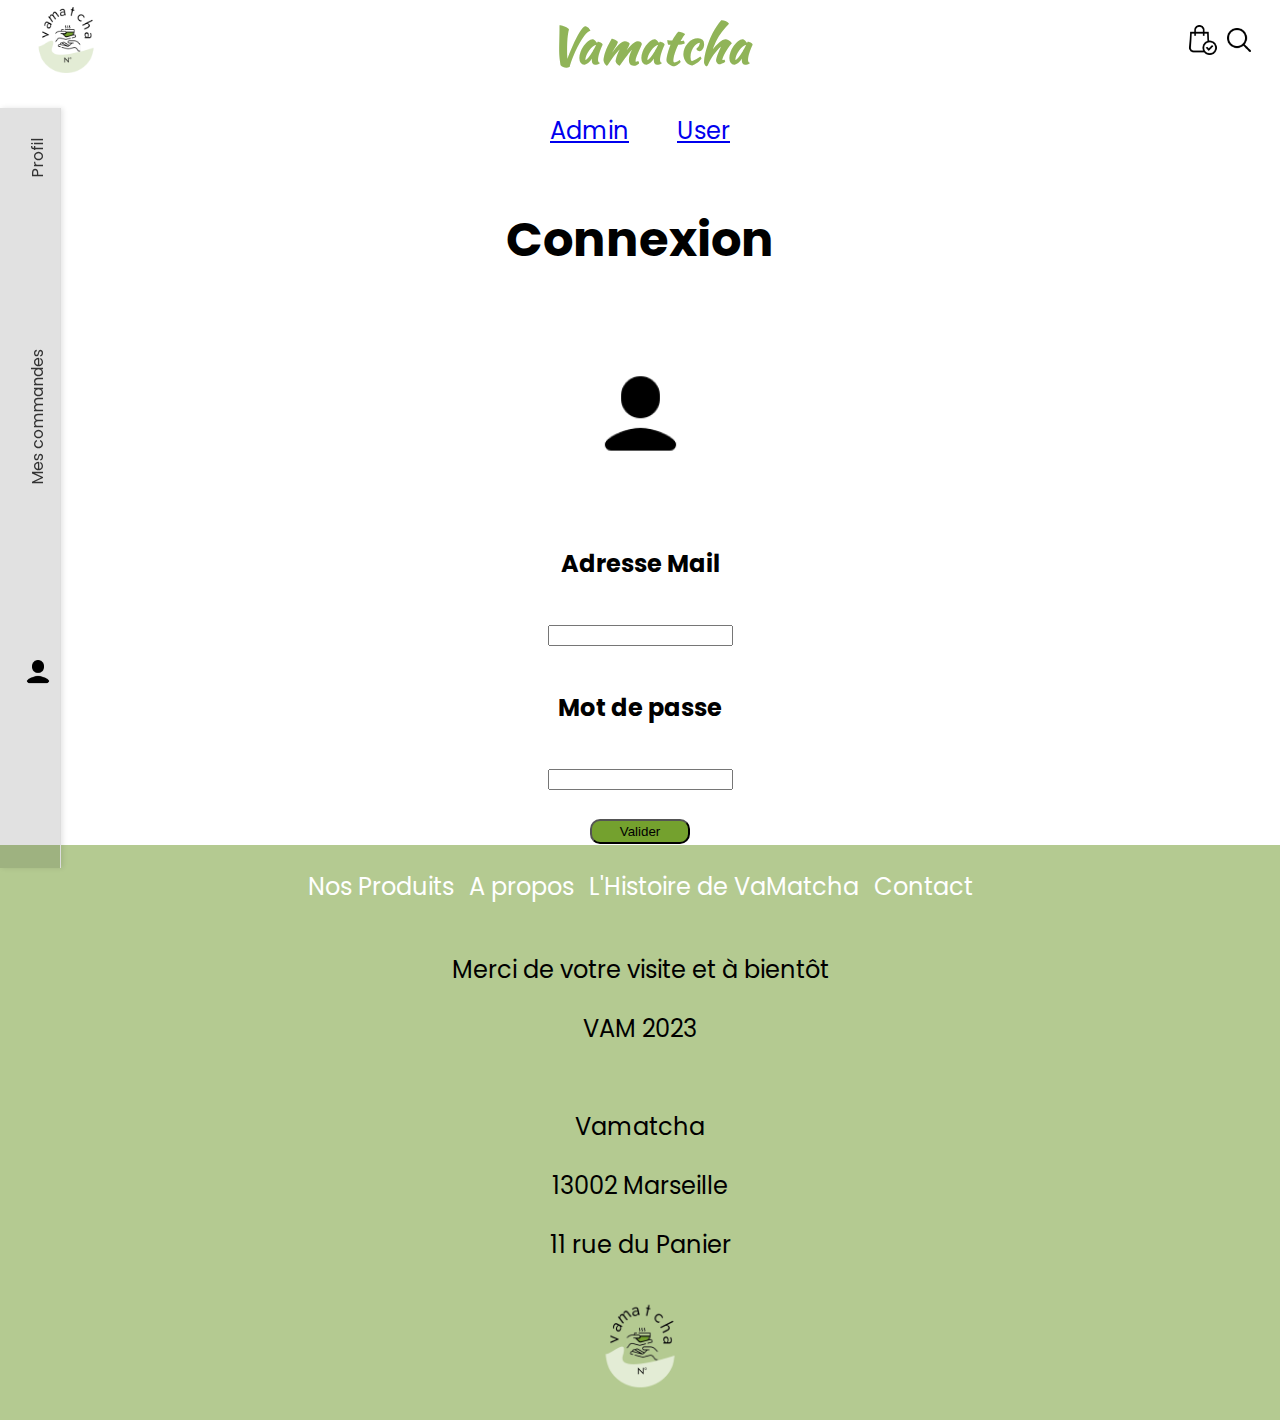
<file: switch_panel.html>
<!DOCTYPE html>
<html lang="en">
<head>
    <meta charset="UTF-8">
    <meta name="viewport" content="width=device-width, initial-scale=1.0">
    <title>Connexion</title>
    <link rel="icon" type="image/png" sizes="16x16" href="img/logo_vamatcha.png">
    <link rel="preconnect" href="https://fonts.googleapis.com">
    <link rel="preconnect" href="https://fonts.gstatic.com" crossorigin>
    <link href="https://fonts.googleapis.com/css2?family=Aclonica&family=Jost:ital,wght@0,100..900;1,100..900&family=Kaushan+Script&family=Liu+Jian+Mao+Cao&family=Lobster&family=Lugrasimo&family=Orbitron:wght@400..900&family=Poppins:ital,wght@0,100;0,200;0,300;0,400;0,500;0,600;0,700;0,800;0,900;1,100;1,200;1,300;1,400;1,500;1,600;1,700;1,800;1,900&family=Rock+3D&family=Rubik+80s+Fade&family=Rubik+Glitch&display=swap" rel="stylesheet">

    <link rel="stylesheet" href="./matchaX.css">
    <link rel="stylesheet" href="./matchaM.css">
</head>
<body>
    <header>
        <section class="header">
            <div class="header-menu-burger">
                <img src="img/icons8-menu-50.png" class="burger-logo">
            </div>
            <div class="header-logo" >
                <a href="index.html"><img src="img/logo_vamatcha.png" class="header-logo" alt="logo Vamatcha"></a>
            </div>
            <div class="header-title">
                <h3>Vamatcha</h3>
            </div>
            <div class="shop_and_search">
                <img src="img/Shopping bag.png" alt="shopping_bag_logo" class="header-logo-search"></a>
                <img src="img/Search.png" alt="search_logo" class="header-logo-search">
            </div>
        </section> 
        
        

        <nav class="lateral_nav">
            <ul class="lateral_nav_list">
                <li><a href="shop.html">Profil</a></li>
                <li><a href="aboutus.html">Mes commandes</a></li>
                <li><a href="./switch_panel.html"><img src="img/User.png" alt="user-logo" class="user-logo"></li> </a>    
            </ul>
        </nav>
    </header>

    <main>
        <section class="choice">
            <div class="session_admin">
                <p>
                    <a href="./admin.html">
                        Admin
                    </a>
                </p>
            </div>

            <div class="session_user">
                <p>
                    <a href="./profil.html">
                        User
                    </a>
                </p>
            </div>
        </section>
        <section class="user">
            <div class="paragraph">
            <h1>
                Connexion
            </h1>
        </div>
            <img src="./img/logo_user.png" alt="Logo User">
        <div class="paragraph">
            <p>
                Adresse Mail
            </p>
        </div>
        <input name="mail" value="">
        <div class="paragraph">
            <p>
                Mot de passe
            </p>

        </div>
        <input name="password" value="">
        <div class="submit">
            <input type="submit" value="Valider">
        </div>
        </section>

        

    </main>
    <footer>
        <nav class="footer_nav">
            <div class="footer_link">
                <p>
                    <a href="shop.html"> Nos Produits </a>
                </p>
                <p>
                    <a href="aboutus.html"> A propos </a>
                </p>
                <p>
                    <a href="story.html"> L'Histoire de VaMatcha </a>
                </p>
                <p>
                    <a href="contact.html"> Contact </a>
                </p>
            </div>
            <div class="footer-thanks">
                <p>Merci de votre visite et à bientôt<p>
                <p>VAM 2023</p>
            </div>
            <div class="footer-adress">
                <p>Vamatcha</p>
                <p>13002 Marseille</p>
                <p>11 rue du Panier</p>
                <a href="index.html"> <img src="img/logo_vamatcha.png" class="footer-logo" alt="logo Vamatcha"></a>
            </div>
        </nav>
    </footer>


    
</body>
</html>
</file>
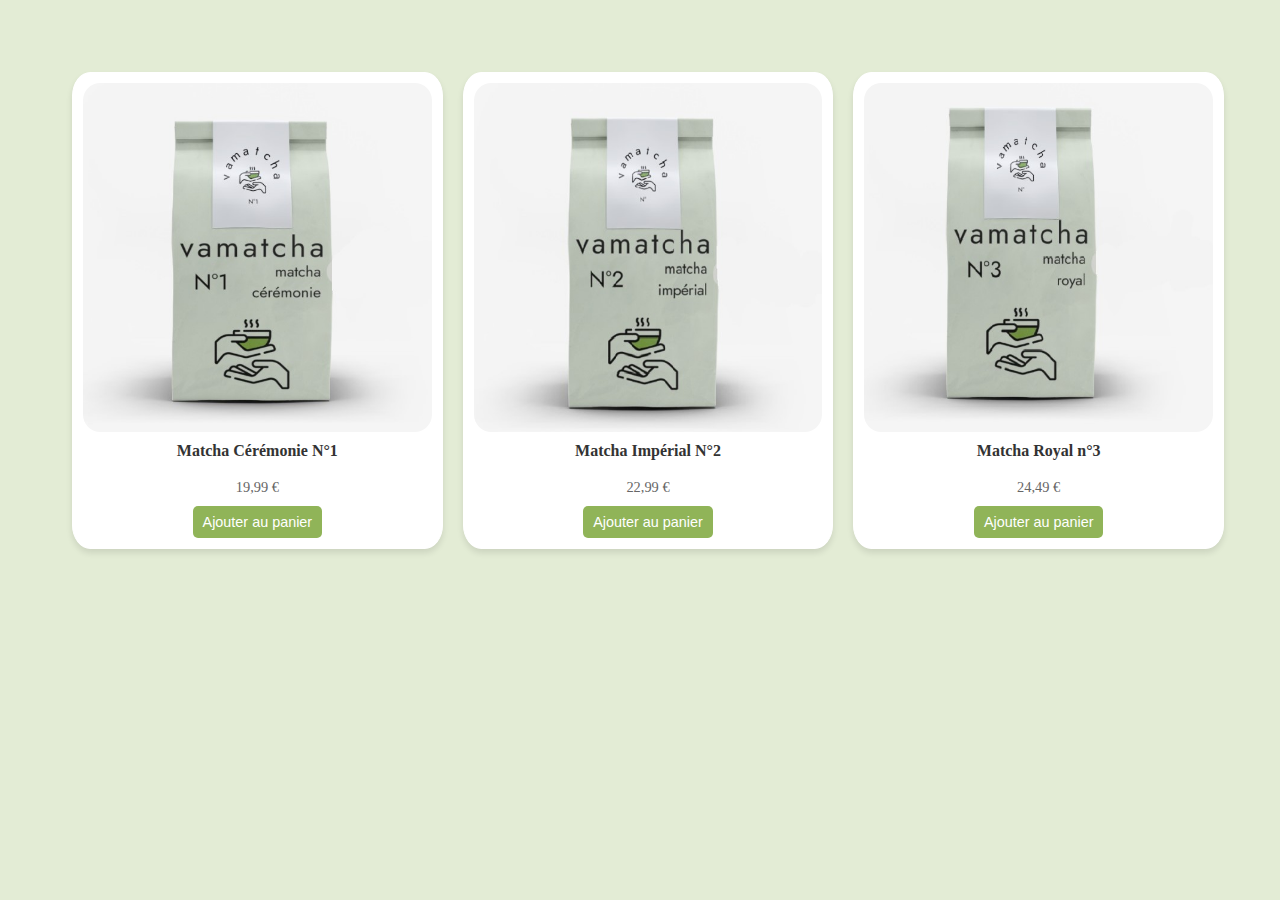
<file: ventes.html>
<!DOCTYPE html>
<html lang="en">
<head>
    <meta charset="UTF-8">
    <meta name="viewport" content="width=device-width, initial-scale=1.0">
    <title>Boutique</title>
    <link rel="stylesheet" type="text/css" href="matchaA.css">
</head>
<body>

    <div class="products">
        <div class="product-card">
            <img src="img\N°1.jpg" alt="Produit 1" class="product-image">
            <h3 class="product-name">Matcha Cérémonie N°1</h3>
            <p class="product-price">19,99 €</p>
            <button class="add-to-cart">Ajouter au panier</button>
        </div>
        <div class="product-card">
            <img src="img\N°2.jpg" alt="Produit 2" class="product-image">
            <h3 class="product-name">Matcha Impérial N°2</h3>
            <p class="product-price">22,99 €</p>
            <button class="add-to-cart">Ajouter au panier</button>
        </div>
        <div class="product-card">
            <img src="img\N°3.jpg" alt="Produit 3" class="product-image">
            <h3 class="product-name">Matcha Royal n°3</h3>
            <p class="product-price">24,49 €</p>
            <button class="add-to-cart">Ajouter au panier</button>
        </div>
    </div> 
      
    
</body>
</html>
</file>
<file: matchaX.css>
:root {
    --color_green: #b4CA91;
    --color_pink: #EDB3C4;
    --color_green2: #613A3C;
    --color_black: #303841;
    --color_white: #ffffff;
    --color_black: #000000;
    --font_root1: "poppins", serif;
    --font_root2: "kaushan Script", serif;
    --font_color1: #90B458;
    --font_color2: #219150;

}

body{
    margin: 0;
    padding: 0;
    font-family: var(--font_root1);
    font-size: 12px;
}

h2{
    font-family:var(--font_root2) ;
    text-align: center;
    color: black;
    margin:1%;
    font-size: 30px;
}

h3{
    font-family:var(--font_root2) ;
    text-align: center;
    color: var(--font_color1);
    margin:1%;
    font-size: 50px; 
}

/* HEADER */

.header{
    display: flex;
    flex-flow: nowrap row;
    align-items: center;
    justify-content: space-between;
    margin:0 2% ;
}

.header-logo{
    width: 100%;
    aspect-ratio: 1/1;
    object-fit: cover;
    max-width: 80px;
}

.header-logo-search{
    width: 100%;
    aspect-ratio: 1/1;
    object-fit: cover;
    max-width: 30px;
}

.burger-logo{
    width: 100%;
    aspect-ratio: 1/1;
    object-fit: cover;
    max-width: 30px;
}

.header-title{
    display: none;
}

/* NAV BAR */
.lateral_nav{
    display: none;
}

@media (min-width: 768px) {
    .header-menu-burger{
        display: none;
    }

    .header-title{
        display: flex;
    }

    .lateral_nav {
        position: fixed;
        top: 12%;
        left: 0;
        width: 20px;
        height: 80%; 
        background-color: #0000001e; 
        border-right: 1px solid #ddd;
        display: flex;
        padding: 20px;
        box-shadow: 2px 0 5px rgba(0, 0, 0, 0.1);
        z-index: 1000; 
    }

    .lateral_nav_list {
        text-decoration: none;
        list-style: none;
        padding: 0;
        margin: 0;
        display: flex;
        flex-flow:nowrap row-reverse;
        justify-content:space-between ;
        gap: 15px; 
        writing-mode: vertical-lr;
        transform: rotate(180deg);
    }
    
    .lateral_nav_list li a {
        text-decoration: none;
        color: #333;
        font-size: 1rem;
        padding: 10px 15px;
        border-radius: 5px;
        transition: background-color 0.3s ease, color 0.3s ease;
    }
    
    .lateral_nav_list li a:hover {
        background-color: #90B458;
        color: #fff;
    }
    
    .user-logo {
        width: 30px;
        height: 30px;
        margin-top: auto;
        align-self: center;
        border-radius: 50%;
        object-fit: cover;
        transform: rotate(180deg);
    }
}

@media (min-width: 1200px) {
    body{
        font-size: x-large;
    }

    h2{
        font-size: xxx-large;
    }
}

 /* FOOTER */
footer {
    background-color: var(--color_green);
    color: var(--color_black);
    text-align: center;
    margin: 0;
    padding: 0;
}
  
.footer_nav {
    display: flex;
    flex-direction: column;
    align-items: center;
}
  
.footer_link {
    display: flex;
    flex-flow: nowrap row;
    justify-content: space-between;
    gap:15px;
}
  
.footer_link a {
    text-decoration: none;
    color: white;
}
  
.footer-thanks, .footer-adress {
    margin-bottom: 15px;
}
  
.footer-logo {
    max-width: 100px;
    margin-top: 10px;
}
</file>
<file: matchaV.css>
/* INDEX */

.index-glass{
    width: 100%;
    height: 100%;
    object-fit: cover;   
}

/* BEST SELLS */

.our_best_sells {
    display: flex;
    flex-flow:nowrap row; 
    gap: 30px;
    overflow-x: auto;
    overflow-y: hidden;
    padding: 10px;
    margin: 10px ;
    scroll-snap-type: x mandatory;
    align-items: center;
}

.product-card {
    flex: 0 0 50%;
    background-color: #91b4584f;
    border: 1px solid #ffffff;
    border-radius: 5%;
    text-align: center;
    padding: 10px;
    box-shadow: 2px 4px 6px rgba(0, 0, 0, 0.315);
    transition: transform 0.3s ease, box-shadow 0.3s ease;
    scroll-snap-align: start;
    display: flex;
    flex-direction: column;
    align-items: center;
    overflow: hidden; 
}

.product-fig{
    width: 100%;
    position: relative;
    aspect-ratio: 1/1; 
    overflow: hidden;
}

.product-image {
    width: 100%;
    height: 100%;
    aspect-ratio: 1/1;
    object-fit: cover;
    border-radius: 5%;
    filter:blur(0);
    transition: filter 0.1s ease-in-out;
    position: relative;
    z-index: 1; 
}

.product-caption{
    position:absolute;
    top: 50%;
    left: 50%;
    transform: translate(-50%, -50%);
    color:#000000;
    font-size: 10px;
    opacity:0;
    z-index: 2; 
    transition: opacity 0.3s ease;
    width: 80%;
    text-align: center;
    border-radius: 5px;
    line-height: 1.5em;

}

.product-fig:hover img{
    filter: blur(5px);
}

.product-fig:hover>.product-caption{
    opacity: 1;
}

.product-card:hover {
    transform: scale(1.05);
    box-shadow: 0 6px 10px rgba(0, 0, 0, 0.15);
}

.add-to-cart {
    background-color: #90B458;
    color: #fff;
    border: none;
    padding: 8px 10px;
    border-radius: 5px;
    cursor: pointer;
    font-size: 0.9rem;
    transition: background-color 0.3s ease;
}

.add-to-cart:hover {
    background-color: #219150;
}

.product-name {
    font-size: 1rem;
    font-weight: bold;
    color: #333;
    margin: 10px 0 5px;
}

.product-price {
    font-size: 0.9rem;
    color: #666;
    margin-bottom: 10px;
}

.see_more{
    background-color: #90B458;
    color: #fff;
    border: none;
    padding: 8px 10px;
    border-radius: 5px;
    cursor: pointer;
    font-size: 0.9rem;
    transition: background-color 0.3s ease;
    text-decoration: none;
    writing-mode:vertical-lr;
    display: flex;
    align-items: center; 
    justify-content: center;
    height: 100px;
    width: auto;
    text-align: center;
}

.see_more:hover {
    background-color: #219150;
}


@media (min-width: 768px) {
    .our_best_sells {
        margin-left: 90px ;
        
    }
}

@media (min-width: 1200px) {
    .index-glass{
        width: 100%;
        height: 100%;
        max-height: 500px;
        object-fit: cover;   
    }

    .product-card {
        flex: 1 1 calc(25% - 20px); 
    }

   
    
}
</file>
<file: matchaA.css>
body{
    background-color: #E3ECD5;
    width:100%;
}

/* SHOP */

.header-shop{
    font-size: xx-large;
    text-align: center;
    background-color: #91b45880;
    border-radius: 5%;
} 

.products {
    display: flex;
    flex-direction: column; 
    gap: 30px;
    justify-content: center;
    align-items: center;
}

.product-fig{
    width: 100%;
    position: relative;
}

.product-image {
    width: 100%;
    aspect-ratio: 1/1;
    object-fit: cover;
    border-radius: 5%;
    filter:blur(0);
    transition: filter 0.1s ease-in-out;
    position: relative;
    z-index: 1; 
}

.product-caption{
    position:absolute;
    top: 50%;
    left: 50%;
    transform: translate(-50%, -50%);
    color:#000000;
    font-size: 10px;
    opacity:0;
    z-index: 2; 
    transition: opacity 0.3s ease;
    width: 80%;
    text-align: center;
    border-radius: 5px;
    line-height: 1.5em;

}

.product-fig:hover img{
    filter: blur(5px);
}

.product-fig:hover>.product-caption{
    opacity: 1;
}

.product-card {
    flex: 0 0 50%;
    background-color: #fff;
    border: 1px solid #ffffff;
    border-radius: 5%;
    text-align: center;
    padding: 10px;
    box-shadow: 0 4px 6px rgba(0, 0, 0, 0.1);
    transition: transform 0.3s ease, box-shadow 0.3s ease;
    display: flex;
    flex-direction: column;
    align-items: center;
}

.product-card:hover {
    transform: scale(1.05);
    box-shadow: 0 6px 10px rgba(0, 0, 0, 0.15);
}

.product-name {
    font-size: 1rem;
    font-weight: bold;
    color: #333;
    margin: 10px 0 5px;
}

.product-price {
    font-size: 0.9rem;
    color: #666;
    margin-bottom: 10px;
}

.add-to-cart {
    background-color: #90B458;
    color: #fff;
    border: none;
    padding: 8px 10px;
    border-radius: 5px;
    cursor: pointer;
    font-size: 0.9rem;
    transition: background-color 0.3s ease;
}

.add-to-cart:hover {
    background-color: #219150;
}

/* Media queries : + 768px */
@media (min-width: 768px) {
    .products {
        padding: 5%;
        flex-direction: row; 
        flex-wrap: wrap; 
        gap: 20px; 
    }

    .product-card {
        flex: 1 1 calc(33.33% - 20px); 
    }
}

/* Media queries : + 1200px */
@media (min-width: 1200px) {
    .product-card {
        flex: 1 1 calc(25% - 20px); 
    }
}

/* STORY */

.story-H1{
    font-size: xx-large;
    text-align: center;
    background-color: #91b45880;
    border-radius: 5%;
}

.story-H3{
    font-size: x-large;
    margin:5%;
}

.story-H4{
    font-weight: bold;
}

.story-p{
    text-align: justify;
    margin: 5%;
    font-size: 10px;
}

.story-li{
    list-style:circle;
    font-size: 10px;
    align-items: center;
    margin: 5%;
}

.story-image{
    width: 50%; 
    height: 50%;
    aspect-ratio: 1 / 1;
    object-fit: cover; 
    justify-content: center;
    border-radius: 5%;
    
}

.story-about{
    display: flex;
    flex-flow: nowrap column;
    align-items: center;
}

.story-engagement{
    display: flex;
    flex-flow: nowrap column;
    align-items: center;
}

.story-why{
    display: flex;
    flex-flow: nowrap column;
    align-items: center;
}

.story-service{
    display: flex;
    flex-flow: nowrap column;
    align-items: center;
}

/* Media queries :+768px */
@media (min-width: 768px) {

    .story-p{
        font-size: 14px;
    }
    
    .story-li{
        font-size: 14px;
    }
    
    .story-about{
        flex-flow: nowrap row;
    }
    
    .story-engagement{
        flex-flow: nowrap row-reverse;  
    }
    
    .story-why{
        flex-flow: nowrap row; 
    }
    
    .story-service{
        flex-flow: nowrap row-reverse;
    }

}

@media (min-width: 1000px) {
    .story-p{
        font-size: 18px;
    }

    .story-li{
        font-size: 18px;
    }

}

/* ABOUT US */

.about-H1{
    font-size: xx-large;
    text-align: center;
    background-color: #91b45880;
    border-radius: 5%;
}

.about-team{
    display: flex;
    flex-flow: nowrap column;
    align-items: center;
}
.about-image{
    width: 40%; 
    height: 40%;
    aspect-ratio: 1 / 1;
    object-fit: cover; 
    justify-content: center;
    border-radius: 5%;
    
}

.about-p{
    text-align: justify;
    margin: 5%;
    font-size: 10px;
}

/* Media queries : au-delà de 768px */
@media (min-width: 768px) {

    .about-p{
        font-size: 14px;
    }
}

/* Media queries : au-delà de 1200px */
@media (min-width: 1200px) {
    .about-p{
        font-size: 18px;
    }
}
</file>
<file: matchaM.css>
body{
    font-family: "Poppins", serif;
    font-weight: 400;
    font-style: normal;
    }

    @media  screen and (max-width : 768px) {
        .p_contact{
            display: flex;
            flex-direction: column;
            justify-content: flex-start;
            align-items: flex-start;
            padding: 10%;
        }

        .table{
            display: flex;
            flex-direction: column;
        }
    }

    .choice{
        display: flex;
        justify-content: center;
        gap: 2em;
    

    }
    
    .profil h1{
        font-family: "Kaushan Script", serif;
        font-weight: 400;
        font-style: normal;
        text-align: center;
        font-size: 64px;
        color:#E0CAA5;
        font-weight: bold;
    }
    
    .profil{
        display: flex;
        flex-direction: column;
        justify-content: center;
        align-items: center;
        gap: 1em;
    }
    
    .list ul{
        display: flex;
        flex-direction: column;
        gap: 2em;
    }
    
    .list li{
        background-color: #9BBC69;
        text-align: center;
        padding: 5px;
        border-radius: 15px ;
    }
    
    .profil span{
        border-bottom: solid 2px;
        font-weight: bold;
    }
    
.form{
    display: flex;
    flex-direction: column;
    padding-left: 50px;
    gap: 1.5em;
}
.message_contact{
    display: flex;
    flex-direction: column;
    width: 50%;   
    border-right: solid 3px;  
    gap: 1em;
    padding-right: 50px;
}

.form{
    width: 50%;
    padding-top: 50px;
}

h4{
    font-weight: bold;
    text-align: center;
    background-color: #74A12E;
    padding: 20px;
    border-radius: 5px;
}

.form p{
    text-align: center;
}

.form input{
    height: 50px;
}



.p_contact{
    display: flex;
    justify-content: flex-start;
    align-items: flex-start;
    padding: 10%;
}

.user p{
    font-weight: bold;
}

.user{
    display: flex;
    flex-direction: column;
    justify-content: center;
    align-items: center;
    gap: 20px;
}



.table img{
    height: 100px;
    width: 100px;
}



.table{
    display: flex;
    justify-content: center;
    align-items: center;
    gap: 1em;
}

.product{
    text-align: center;
    border:solid 1px ;
    background-color: white;

}

.description{
    display: flex;
    justify-content: center;
    gap: 12em;
    
}

.all{
    display: flex;
    flex-direction: column;
    gap: 2em;
}

input[type="name"]{
    width: 50px;
}

.submit input[type="submit" ]{
    background-color: #74A12E;
    height: 25px;
    width: 100px;
    border-radius: 10px;
}

span input[type="submit"]{
   background-color: #74A12E;
  width: 100%;
  border-radius: 10px;
  
}
</file>
